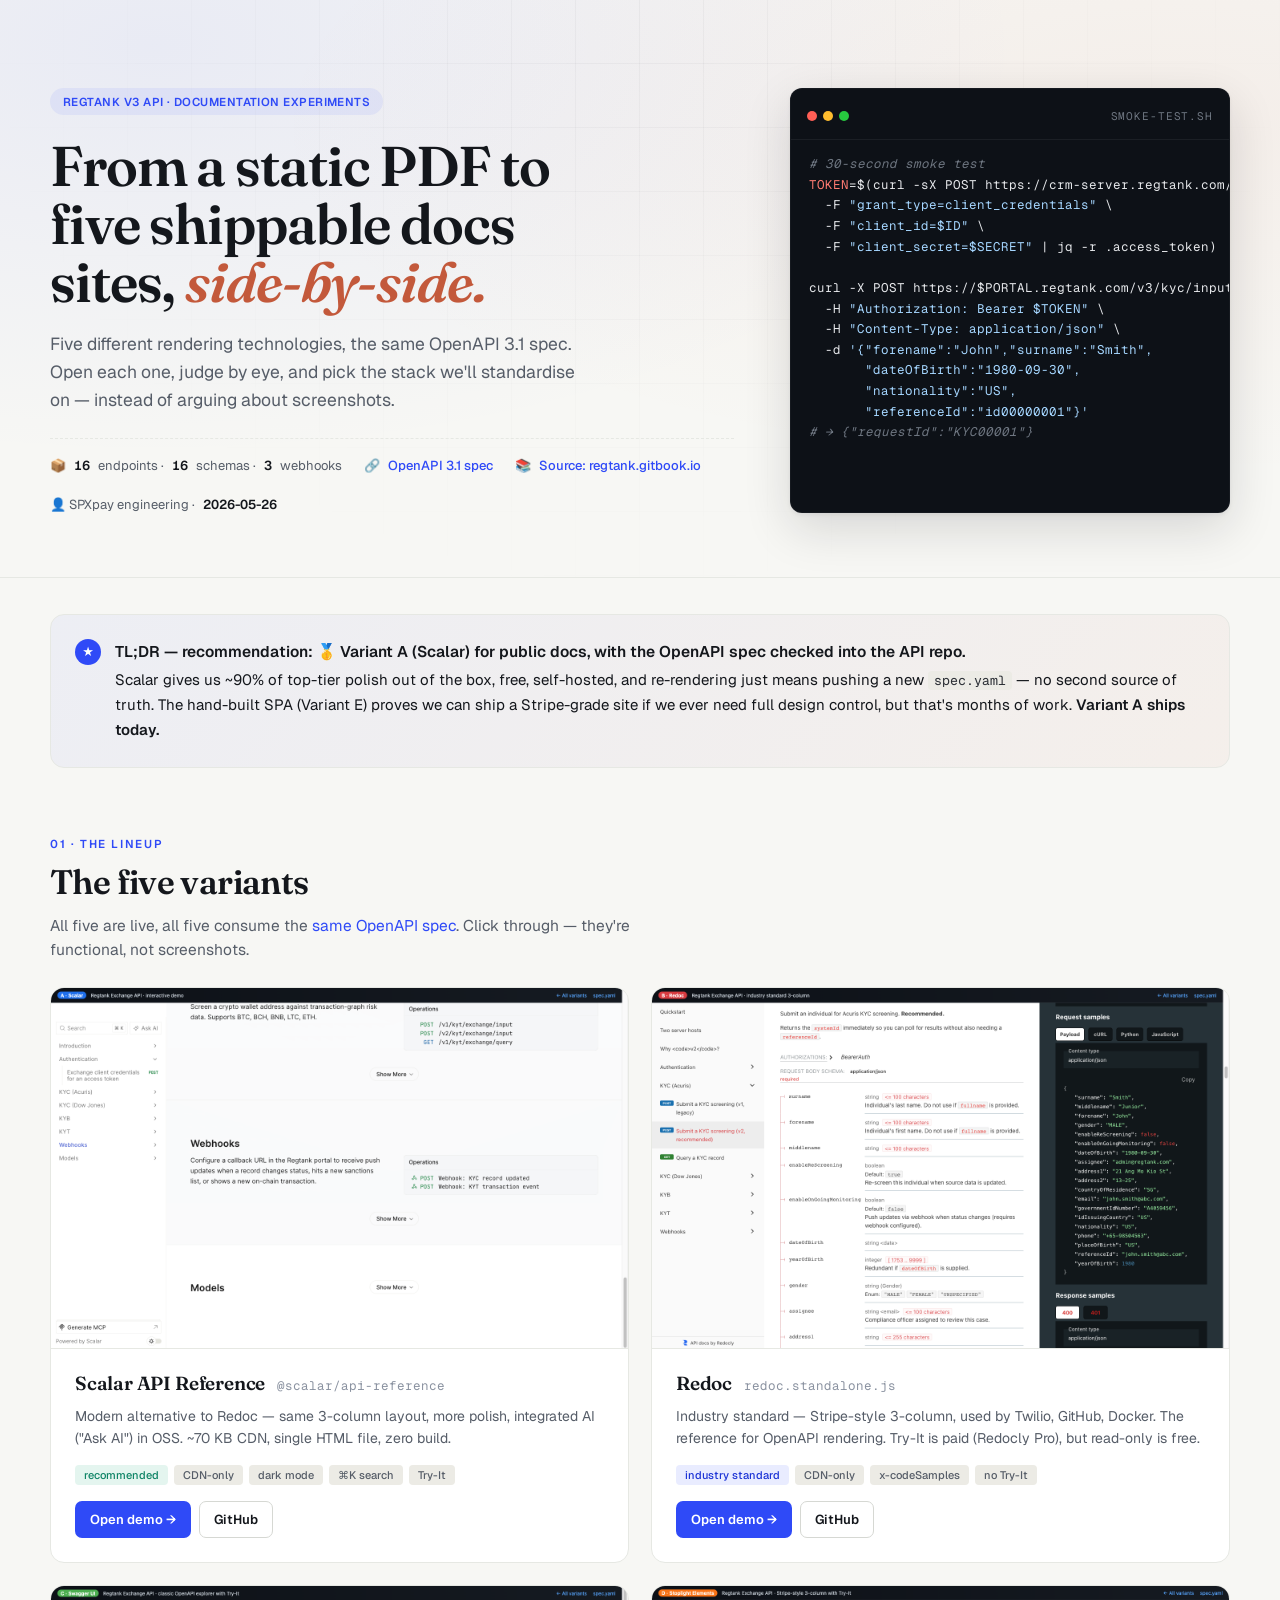
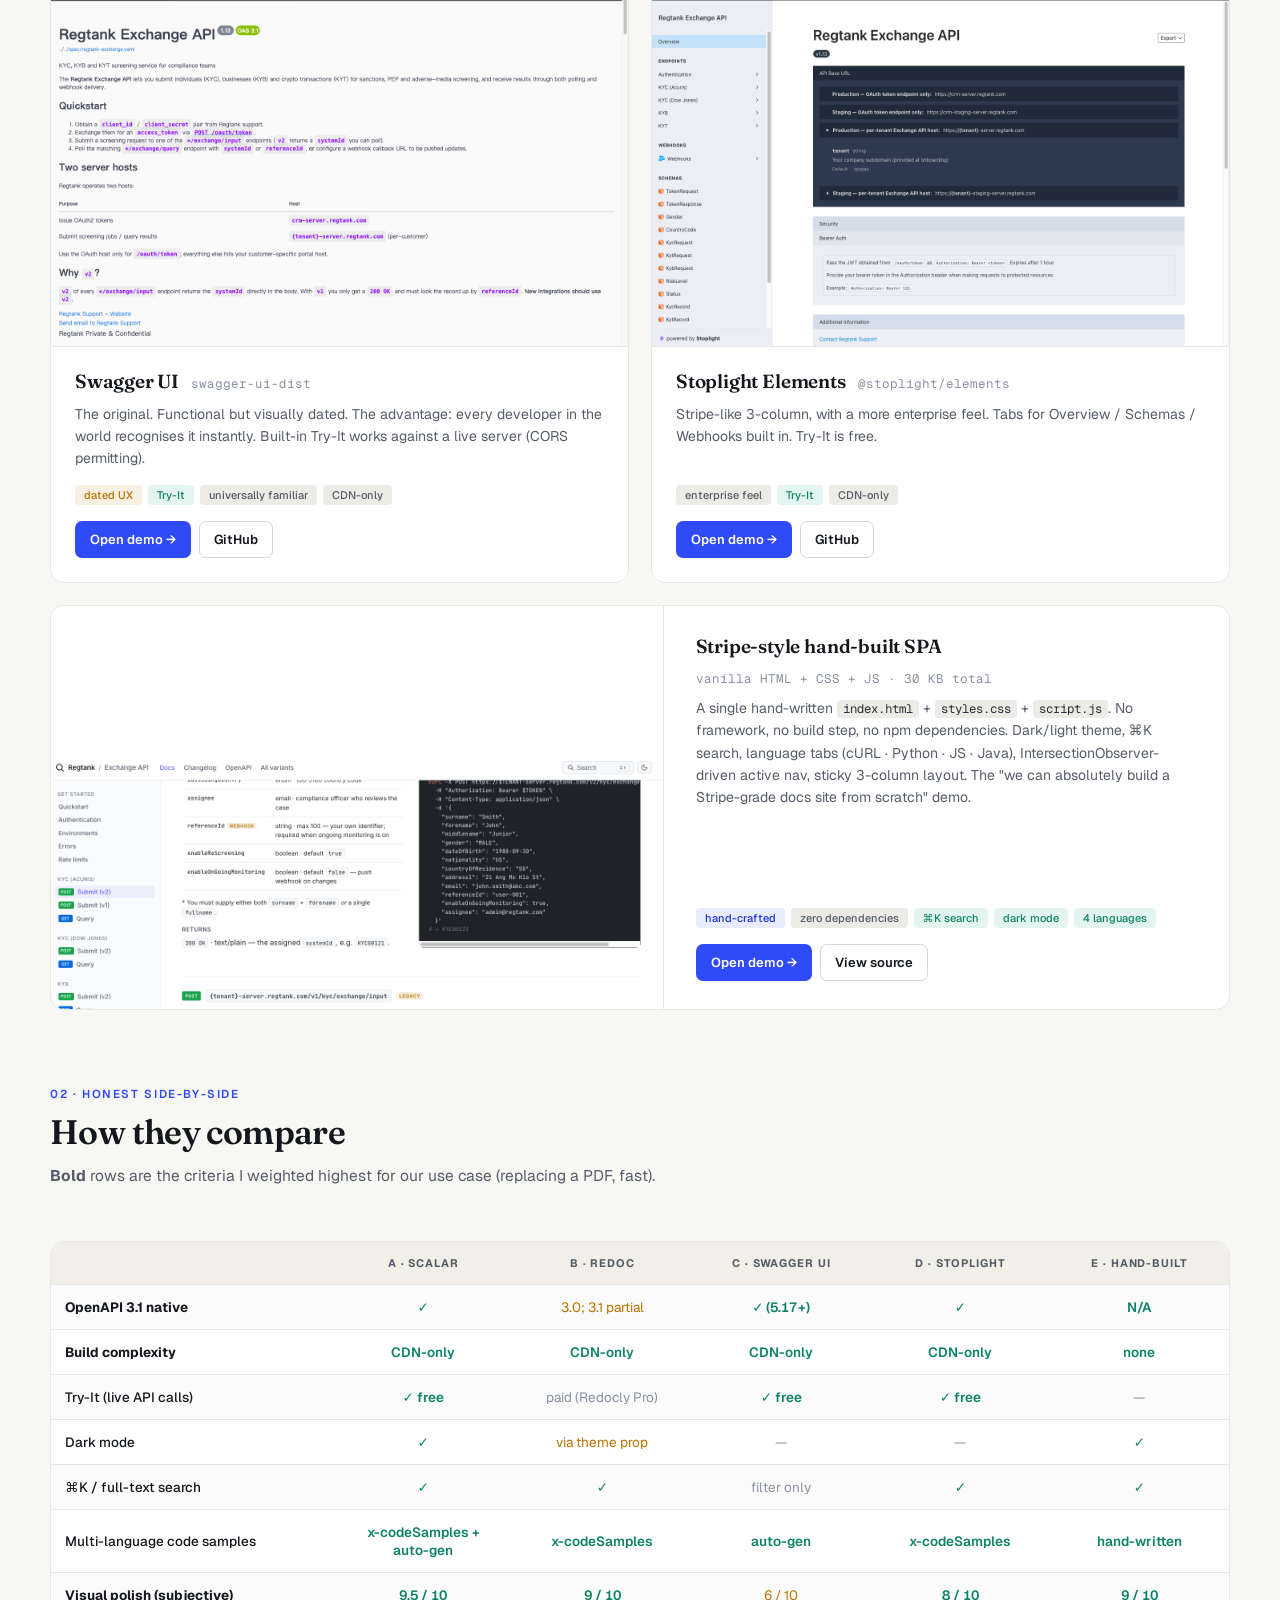
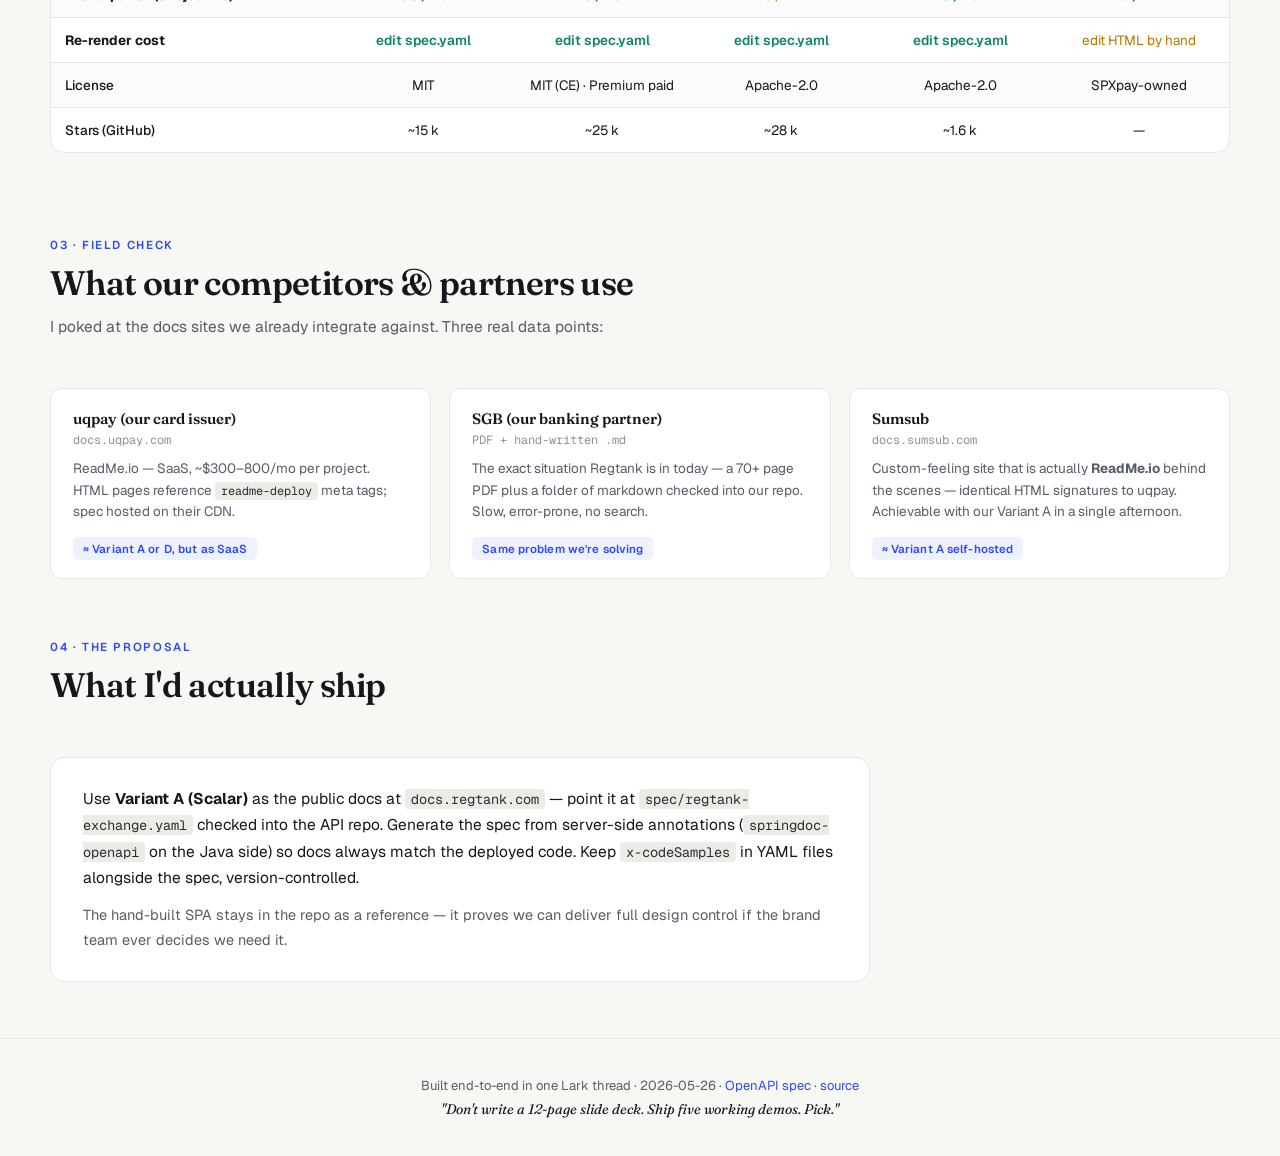
<file: index.html>
<!doctype html>
<html lang="en">
  <head>
    <meta charset="utf-8" />
    <meta name="viewport" content="width=device-width, initial-scale=1" />
    <title>Regtank API · Documentation experiments</title>
    <meta name="description" content="Five different ways to render the Regtank v3 API documentation — Scalar, Redoc, Swagger UI, Stoplight Elements and a hand-built Stripe-style SPA. Spec mirrored from regtank.gitbook.io. By SPXpay." />
    <link rel="icon" href="data:image/svg+xml,<svg xmlns=%22http://www.w3.org/2000/svg%22 viewBox=%220 0 100 100%22><text y=%22.9em%22 font-size=%2290%22>🔎</text></svg>" />
    <link rel="preconnect" href="https://fonts.googleapis.com">
    <link rel="preconnect" href="https://fonts.gstatic.com" crossorigin>
    <link href="https://fonts.googleapis.com/css2?family=Fraunces:opsz,wght@9..144,500;9..144,600;9..144,700;9..144,800&family=Geist:wght@400;500;600;700&family=Geist+Mono:wght@400;500;600&display=swap" rel="stylesheet">
    <style>
      :root {
        --c-bg: #f7f7f4;
        --c-bg-card: #ffffff;
        --c-text: #14171c;
        --c-text-muted: #565d68;
        --c-text-soft: #8a92a0;
        --c-border: #d6d8d3;
        --c-border-soft: #e6e8e3;
        --c-accent: #2f4af7;
        --c-accent-2: #1d34d6;
        --c-warm: #c3593b;
        --c-good: #0e8466;
        --font: 'Geist', -apple-system, BlinkMacSystemFont, system-ui, sans-serif;
        --font-display: 'Fraunces', 'Geist', Georgia, serif;
        --font-mono: 'Geist Mono', 'JetBrains Mono', ui-monospace, monospace;
        --shell: min(1180px, calc(100% - 48px));
      }
      *,*::before,*::after { box-sizing: border-box; }
      html, body { margin: 0; padding: 0; background: var(--c-bg); color: var(--c-text); font-family: var(--font); -webkit-font-smoothing: antialiased; }
      a { color: var(--c-accent); text-decoration: none; }
      a:hover { color: var(--c-accent-2); }
      code {
        font-family: var(--font-mono);
        font-size: 0.88em;
        background: #ecebe5;
        padding: 1px 6px;
        border-radius: 4px;
        color: #2a2e34;
      }

      .container { width: var(--shell); margin: 0 auto; }

      /* ---- Hero ---- */
      .hero {
        position: relative;
        padding: 88px 0 64px;
        background:
          radial-gradient(at 12% 8%, rgba(47, 74, 247, 0.07), transparent 55%),
          radial-gradient(at 92% 22%, rgba(195, 89, 59, 0.06), transparent 55%);
        border-bottom: 1px solid var(--c-border-soft);
        overflow: hidden;
      }
      .hero::before {
        content: "";
        position: absolute;
        inset: 0;
        background-image:
          linear-gradient(rgba(20, 23, 28, 0.04) 1px, transparent 1px),
          linear-gradient(90deg, rgba(20, 23, 28, 0.04) 1px, transparent 1px);
        background-size: 64px 64px;
        background-position: -1px -1px;
        mask-image: radial-gradient(at 50% 0%, black 0%, transparent 75%);
        -webkit-mask-image: radial-gradient(at 50% 0%, black 0%, transparent 75%);
        pointer-events: none;
      }
      .hero-inner {
        position: relative;
        display: grid;
        grid-template-columns: minmax(0, 1fr) clamp(360px, 36vw, 440px);
        gap: 56px;
        align-items: start;
      }
      .pill {
        display: inline-flex; align-items: center; gap: 7px;
        background: rgba(47, 74, 247, .07);
        color: var(--c-accent);
        padding: 6px 13px;
        border-radius: 999px;
        font-size: 11.5px;
        font-weight: 600;
        letter-spacing: .04em;
        text-transform: uppercase;
      }
      h1 {
        font-family: var(--font-display);
        font-size: clamp(40px, 5vw, 56px);
        line-height: 1.04;
        margin: 22px 0 18px;
        letter-spacing: -0.02em;
        font-weight: 600;
        max-width: 14ch;
      }
      h1 em {
        font-style: italic;
        color: var(--c-warm);
        font-weight: 600;
      }
      .lede { font-size: 17.5px; line-height: 1.6; color: var(--c-text-muted); margin: 0 0 24px; max-width: 540px; }
      .meta {
        display: flex; gap: 22px; flex-wrap: wrap;
        font-size: 13px;
        color: var(--c-text-muted);
        margin-top: 18px;
        padding-top: 18px;
        border-top: 1px dashed var(--c-border-soft);
      }
      .meta > div { display: inline-flex; align-items: center; gap: 8px; }
      .meta strong { color: var(--c-text); font-weight: 600; font-variant-numeric: tabular-nums; }
      .meta a { font-weight: 500; }

      .hero-side {
        background: #0d1117;
        color: #e6e8eb;
        border-radius: 12px;
        padding: 18px 0 18px;
        font: 12.5px/1.65 var(--font-mono);
        box-shadow: 0 16px 48px rgba(20, 23, 28, .14), 0 2px 4px rgba(20, 23, 28, .06);
        overflow: hidden;
        border: 1px solid rgba(255, 255, 255, .04);
        align-self: stretch;
        display: flex;
        flex-direction: column;
      }
      .hero-side .head {
        display: flex; align-items: center; gap: 6px;
        padding: 0 16px 14px;
        border-bottom: 1px solid rgba(255, 255, 255, .06);
      }
      .hero-side .head span.dot { width: 10px; height: 10px; border-radius: 50%; display: inline-block; }
      .hero-side .head .r { background: #ff5f56; }
      .hero-side .head .y { background: #ffbd2e; }
      .hero-side .head .g { background: #27c93f; }
      .hero-side .head .label {
        margin-left: auto;
        font-size: 11px;
        color: #6e7681;
        text-transform: uppercase;
        letter-spacing: .08em;
      }
      .hero-side pre {
        margin: 0;
        padding: 14px 18px 4px;
        font: inherit;
        background: transparent;
        color: inherit;
        white-space: pre;
        overflow-x: auto;
        flex: 1;
      }
      .hero-side .k { color: #ff7b72; }
      .hero-side .s { color: #a5d6ff; }
      .hero-side .c { color: #6e7681; font-style: italic; }
      .hero-side .v { color: #79c0ff; }

      /* ---- Verdict callout ---- */
      .verdict {
        position: relative;
        margin: 36px auto 0;
        background: linear-gradient(135deg, rgba(47, 74, 247, .05), rgba(195, 89, 59, .05));
        border: 1px solid var(--c-border-soft);
        border-radius: 14px;
        padding: 24px 28px 24px 64px;
        font-size: 15px;
        line-height: 1.65;
        color: var(--c-text);
      }
      .verdict::before {
        content: "★";
        position: absolute;
        left: 24px; top: 24px;
        width: 26px; height: 26px;
        display: flex; align-items: center; justify-content: center;
        border-radius: 50%;
        background: var(--c-accent);
        color: white;
        font-size: 13px;
        font-weight: 700;
      }
      .verdict strong { color: var(--c-text); font-weight: 600; }
      .verdict .verdict-title { display: block; margin-bottom: 4px; font-weight: 600; font-size: 15.5px; }

      /* ---- Section heading ---- */
      .section-head { padding: 64px 0 24px; }
      .section-head .eyebrow {
        display: inline-block;
        font-size: 11.5px;
        font-weight: 600;
        letter-spacing: .14em;
        text-transform: uppercase;
        color: var(--c-accent);
        margin-bottom: 12px;
      }
      .section-head h2 {
        font-family: var(--font-display);
        font-size: 34px;
        line-height: 1.15;
        margin: 0 0 12px;
        letter-spacing: -0.018em;
        font-weight: 600;
      }
      .section-head p { font-size: 15.5px; color: var(--c-text-muted); max-width: 620px; margin: 0; line-height: 1.6; }

      /* ---- Variant grid ---- */
      .grid {
        display: grid;
        grid-template-columns: repeat(2, minmax(0, 1fr));
        gap: 22px;
        padding-bottom: 8px;
      }
      @media (max-width: 880px) {
        .grid { grid-template-columns: 1fr; }
        .hero-inner { grid-template-columns: 1fr; gap: 40px; }
        .hero-side { align-self: auto; }
        .verdict { padding-left: 56px; }
      }

      .card {
        background: var(--c-bg-card);
        border: 1px solid var(--c-border-soft);
        border-radius: 14px;
        overflow: hidden;
        display: flex;
        flex-direction: column;
        transition: transform 0.2s ease, box-shadow 0.2s ease, border-color 0.2s;
        position: relative;
      }
      .card:hover {
        transform: translateY(-3px);
        box-shadow: 0 16px 40px rgba(20, 23, 28, .08), 0 2px 4px rgba(20, 23, 28, .03);
        border-color: var(--c-border);
      }
      .card-thumb {
        aspect-ratio: 16 / 10;
        background: #ecebe5;
        border-bottom: 1px solid var(--c-border-soft);
        overflow: hidden;
        position: relative;
      }
      .card-thumb img {
        width: 100%; height: 100%; object-fit: cover; object-position: top center;
        display: block;
      }
      .card-thumb .ribbon {
        position: absolute; top: 14px; left: 14px;
        background: rgba(20, 23, 28, .82);
        backdrop-filter: blur(8px);
        -webkit-backdrop-filter: blur(8px);
        color: white;
        padding: 5px 11px; border-radius: 6px;
        font: 600 11px/1 var(--font);
        letter-spacing: .06em;
        text-transform: uppercase;
      }
      .card-body { padding: 22px 24px 24px; flex: 1; display: flex; flex-direction: column; }
      .card-title { display: flex; align-items: baseline; gap: 12px; margin: 0 0 6px; flex-wrap: wrap; }
      .card-title h3 { margin: 0; font-size: 19px; font-weight: 600; letter-spacing: -0.01em; font-family: var(--font-display); }
      .card-title h3 a { color: inherit; }
      .card-title h3 a:hover { color: var(--c-accent); }
      .card-title .tech { color: var(--c-text-soft); font-size: 12.5px; font-family: var(--font-mono); }
      /* stretched-link: whole card clickable via title <a>, buttons stay independent */
      .card-title h3 a.stretched::after {
        position: absolute; inset: 0;
        content: "";
        z-index: 1;
      }
      .card-cta, .card-thumb .ribbon { position: relative; z-index: 2; }
      .card-cta a, .card-cta .btn { position: relative; z-index: 2; }
      .card-desc { color: var(--c-text-muted); font-size: 14px; line-height: 1.58; margin: 4px 0 16px; flex: 1; }
      .card-tags { display: flex; gap: 6px; flex-wrap: wrap; margin-bottom: 16px; }
      .tag {
        font-size: 11px;
        padding: 3px 9px;
        background: #ecebe5;
        border-radius: 4px;
        color: var(--c-text-muted);
        font-weight: 500;
      }
      .tag.green { background: rgba(14,166,114,.11); color: var(--c-good); }
      .tag.purple { background: rgba(47, 74, 247, .1); color: var(--c-accent-2); }
      .tag.amber { background: rgba(185,116,0,.11); color: #b97400; }
      .card-cta { display: flex; gap: 8px; margin-top: auto; }
      .btn {
        display: inline-flex; align-items: center; gap: 6px;
        padding: 9px 14px;
        border-radius: 7px;
        font-size: 13px;
        font-weight: 600;
        border: 1px solid transparent;
        cursor: pointer;
        transition: background .15s ease, border-color .15s ease, color .15s ease;
      }
      .btn.primary { background: var(--c-accent); color: white; }
      .btn.primary:hover { background: var(--c-accent-2); color: white; }
      .btn.ghost { background: transparent; border-color: var(--c-border); color: var(--c-text); }
      .btn.ghost:hover { border-color: var(--c-text); color: var(--c-text); background: rgba(20, 23, 28, .03); }

      /* E: hero-style horizontal card spanning the full grid */
      .card.wide {
        grid-column: span 2;
        flex-direction: row;
      }
      .card.wide .card-thumb {
        aspect-ratio: auto;
        flex: 0 0 52%;
        border-bottom: none;
        border-right: 1px solid var(--c-border-soft);
        min-height: 100%;
      }
      .card.wide .card-body { padding: 28px 32px; }
      @media (max-width: 880px) {
        .card.wide { grid-column: span 1; flex-direction: column; }
        .card.wide .card-thumb { aspect-ratio: 16 / 10; flex: none; border-right: none; border-bottom: 1px solid var(--c-border-soft); }
      }

      /* ---- Comparison table ---- */
      .compare {
        margin: 28px 0 16px;
        background: var(--c-bg-card);
        border: 1px solid var(--c-border-soft);
        border-radius: 14px;
        overflow: hidden;
      }
      .compare table { width: 100%; border-collapse: collapse; font-size: 13.5px; table-layout: fixed; }
      .compare colgroup col:first-child { width: 24%; }
      .compare th, .compare td {
        text-align: left;
        padding: 13px 14px;
        border-bottom: 1px solid var(--c-border-soft);
        vertical-align: middle;
      }
      .compare th {
        background: #f1efe7;
        font-size: 11px;
        text-transform: uppercase;
        letter-spacing: 0.08em;
        font-weight: 700;
        color: var(--c-text-muted);
        padding: 14px;
      }
      .compare tbody tr:nth-child(odd) td { background: rgba(20, 23, 28, .015); }
      .compare tr:last-child td { border-bottom: none; }
      .compare td.center, .compare th.center { text-align: center; }
      .compare td:first-child { color: var(--c-text); font-weight: 500; }
      .compare .yes { color: var(--c-good); font-weight: 600; font-variant-numeric: tabular-nums; }
      .compare .no { color: var(--c-text-soft); }
      .compare .partial { color: #b97400; }

      /* ---- Competitor stacks ---- */
      .stacks {
        display: grid;
        grid-template-columns: repeat(3, minmax(0, 1fr));
        gap: 18px;
        margin: 24px 0 24px;
      }
      @media (max-width: 880px) { .stacks { grid-template-columns: 1fr; } }
      .stack {
        background: var(--c-bg-card);
        border: 1px solid var(--c-border-soft);
        border-radius: 12px;
        padding: 20px 22px 18px;
        display: flex;
        flex-direction: column;
      }
      .stack h4 { margin: 0 0 4px; font-size: 15px; font-weight: 600; font-family: var(--font-display); }
      .stack .who { font-size: 12px; color: var(--c-text-soft); font-family: var(--font-mono); margin-bottom: 10px; }
      .stack p { margin: 0 0 14px; font-size: 13.5px; color: var(--c-text-muted); line-height: 1.6; flex: 1; }
      .stack .star {
        display: inline-flex;
        align-self: flex-start;
        margin-top: auto;
        font-size: 11.5px;
        font-weight: 600;
        color: var(--c-accent);
        background: rgba(47, 74, 247, .08);
        padding: 4px 10px;
        border-radius: 5px;
        letter-spacing: .01em;
      }

      /* ---- Final pitch ---- */
      .pitch {
        margin: 16px 0 16px;
        padding: 28px 32px;
        background: var(--c-bg-card);
        border: 1px solid var(--c-border-soft);
        border-radius: 14px;
        font-size: 15.5px;
        line-height: 1.7;
        color: var(--c-text);
        max-width: 820px;
      }
      .pitch p { margin: 0 0 12px; }
      .pitch p:last-child { margin-bottom: 0; color: var(--c-text-muted); font-size: 14.5px; }

      footer {
        margin-top: 56px;
        padding: 32px 0;
        border-top: 1px solid var(--c-border-soft);
        font-size: 13px;
        color: var(--c-text-muted);
        text-align: center;
      }
      footer p { margin: 6px 0; }
      footer .quote { font-family: var(--font-display); font-style: italic; font-size: 14px; color: var(--c-text); }
    </style>
  </head>
  <body>
    <section class="hero">
      <div class="container hero-inner">
        <div class="hero-copy">
          <span class="pill">Regtank v3 API · documentation experiments</span>
          <h1>From a static PDF to five shippable docs sites, <em>side-by-side.</em></h1>
          <p class="lede">
            Five different rendering technologies, the same OpenAPI 3.1 spec.
            Open each one, judge by eye, and pick the stack we'll standardise
            on — instead of arguing about screenshots.
          </p>
          <div class="meta">
            <div>📦 <strong>16</strong> endpoints · <strong>16</strong> schemas · <strong>3</strong> webhooks</div>
            <div>🔗 <a href="spec/regtank-exchange.yaml" target="_blank">OpenAPI 3.1 spec</a></div>
            <div>📚 <a href="https://regtank.gitbook.io/regtank-api-docs/reference/api-reference" target="_blank">Source: regtank.gitbook.io</a></div>
            <div>👤 SPXpay engineering · <strong>2026-05-26</strong></div>
          </div>
        </div>
        <div class="hero-side" aria-hidden="true">
          <div class="head">
            <span class="dot r"></span><span class="dot y"></span><span class="dot g"></span>
            <span class="label">smoke-test.sh</span>
          </div>
<pre><span class="c"># 30-second smoke test</span>
<span class="k">TOKEN</span>=$(curl -sX POST https://crm-server.regtank.com/oauth/token \
  -F <span class="s">"grant_type=client_credentials"</span> \
  -F <span class="s">"client_id=$ID"</span> \
  -F <span class="s">"client_secret=$SECRET"</span> | jq -r .access_token)

curl -X POST https://$PORTAL.regtank.com/v3/kyc/input \
  -H <span class="s">"Authorization: Bearer $TOKEN"</span> \
  -H <span class="s">"Content-Type: application/json"</span> \
  -d <span class="s">'{"forename":"John","surname":"Smith",
       "dateOfBirth":"1980-09-30",
       "nationality":"US",
       "referenceId":"id00000001"}'</span>
<span class="c"># → {"requestId":"KYC00001"}</span></pre>
        </div>
      </div>
    </section>

    <div class="container">
      <div class="verdict">
        <span class="verdict-title">TL;DR — recommendation: 🥇 Variant A (Scalar) for public docs, with the OpenAPI spec checked into the API repo.</span>
        Scalar gives us ~90% of top-tier polish out of the box, free, self-hosted, and re-rendering just means pushing a new <code>spec.yaml</code> — no second source of truth. The hand-built SPA (Variant E) proves we can ship a Stripe-grade site if we ever need full design control, but that's months of work. <strong>Variant A ships today.</strong>
      </div>
    </div>

    <div class="container">
      <div class="section-head">
        <span class="eyebrow">01 · The lineup</span>
        <h2>The five variants</h2>
        <p>All five are live, all five consume the <a href="spec/regtank-exchange.yaml">same OpenAPI spec</a>. Click through — they're functional, not screenshots.</p>
      </div>

      <div class="grid">
        <!-- A: Scalar -->
        <div class="card">
          <div class="card-thumb"><img src="assets/screenshots/scalar.png" alt="Scalar variant preview"><span class="ribbon">A · Scalar</span></div>
          <div class="card-body">
            <div class="card-title"><h3><a class="stretched" href="variants/scalar/">Scalar API Reference</a></h3><span class="tech">@scalar/api-reference</span></div>
            <p class="card-desc">Modern alternative to Redoc — same 3-column layout, more polish, integrated AI ("Ask AI") in OSS. ~70 KB CDN, single HTML file, zero build.</p>
            <div class="card-tags"><span class="tag green">recommended</span><span class="tag">CDN-only</span><span class="tag">dark mode</span><span class="tag">⌘K search</span><span class="tag">Try-It</span></div>
            <div class="card-cta">
              <a class="btn primary" href="variants/scalar/">Open demo →</a>
              <a class="btn ghost" href="https://github.com/scalar/scalar" target="_blank" rel="noreferrer noopener">GitHub</a>
            </div>
          </div>
        </div>

        <!-- B: Redoc -->
        <div class="card">
          <div class="card-thumb"><img src="assets/screenshots/redoc.png" alt="Redoc variant preview"><span class="ribbon">B · Redoc</span></div>
          <div class="card-body">
            <div class="card-title"><h3><a class="stretched" href="variants/redoc/">Redoc</a></h3><span class="tech">redoc.standalone.js</span></div>
            <p class="card-desc">Industry standard — Stripe-style 3-column, used by Twilio, GitHub, Docker. The reference for OpenAPI rendering. Try-It is paid (Redocly Pro), but read-only is free.</p>
            <div class="card-tags"><span class="tag purple">industry standard</span><span class="tag">CDN-only</span><span class="tag">x-codeSamples</span><span class="tag">no Try-It</span></div>
            <div class="card-cta">
              <a class="btn primary" href="variants/redoc/">Open demo →</a>
              <a class="btn ghost" href="https://github.com/Redocly/redoc" target="_blank" rel="noreferrer noopener">GitHub</a>
            </div>
          </div>
        </div>

        <!-- C: Swagger UI -->
        <div class="card">
          <div class="card-thumb"><img src="assets/screenshots/swagger-ui.png" alt="Swagger UI variant preview"><span class="ribbon">C · Swagger UI</span></div>
          <div class="card-body">
            <div class="card-title"><h3><a class="stretched" href="variants/swagger-ui/">Swagger UI</a></h3><span class="tech">swagger-ui-dist</span></div>
            <p class="card-desc">The original. Functional but visually dated. The advantage: every developer in the world recognises it instantly. Built-in Try-It works against a live server (CORS permitting).</p>
            <div class="card-tags"><span class="tag amber">dated UX</span><span class="tag green">Try-It</span><span class="tag">universally familiar</span><span class="tag">CDN-only</span></div>
            <div class="card-cta">
              <a class="btn primary" href="variants/swagger-ui/">Open demo →</a>
              <a class="btn ghost" href="https://github.com/swagger-api/swagger-ui" target="_blank" rel="noreferrer noopener">GitHub</a>
            </div>
          </div>
        </div>

        <!-- D: Stoplight -->
        <div class="card">
          <div class="card-thumb"><img src="assets/screenshots/stoplight.png" alt="Stoplight Elements variant preview"><span class="ribbon">D · Stoplight Elements</span></div>
          <div class="card-body">
            <div class="card-title"><h3><a class="stretched" href="variants/stoplight/">Stoplight Elements</a></h3><span class="tech">@stoplight/elements</span></div>
            <p class="card-desc">Stripe-like 3-column, with a more enterprise feel. Tabs for Overview / Schemas / Webhooks built in. Try-It is free.</p>
            <div class="card-tags"><span class="tag">enterprise feel</span><span class="tag green">Try-It</span><span class="tag">CDN-only</span></div>
            <div class="card-cta">
              <a class="btn primary" href="variants/stoplight/">Open demo →</a>
              <a class="btn ghost" href="https://github.com/stoplightio/elements" target="_blank" rel="noreferrer noopener">GitHub</a>
            </div>
          </div>
        </div>

        <!-- E: Custom SPA -->
        <div class="card wide">
          <div class="card-thumb"><img src="assets/screenshots/custom-spa.png" alt="Custom hand-built SPA preview" style="object-position: center top;"><span class="ribbon">E · Hand-built (no framework)</span></div>
          <div class="card-body">
            <div class="card-title"><h3><a class="stretched" href="variants/custom-spa/">Stripe-style hand-built SPA</a></h3><span class="tech">vanilla HTML + CSS + JS · 30 KB total</span></div>
            <p class="card-desc">A single hand-written <code>index.html</code> + <code>styles.css</code> + <code>script.js</code>. No framework, no build step, no npm dependencies. Dark/light theme, ⌘K search, language tabs (cURL · Python · JS · Java), IntersectionObserver-driven active nav, sticky 3-column layout. The "we can absolutely build a Stripe-grade docs site from scratch" demo.</p>
            <div class="card-tags"><span class="tag purple">hand-crafted</span><span class="tag">zero dependencies</span><span class="tag green">⌘K search</span><span class="tag green">dark mode</span><span class="tag green">4 languages</span></div>
            <div class="card-cta">
              <a class="btn primary" href="variants/custom-spa/">Open demo →</a>
              <a class="btn ghost" href="https://github.com/SPXpay-Tech/regtank-docs-demo/tree/main/variants/custom-spa" target="_blank" rel="noreferrer noopener">View source</a>
            </div>
          </div>
        </div>
      </div>

      <div class="section-head">
        <span class="eyebrow">02 · Honest side-by-side</span>
        <h2>How they compare</h2>
        <p><strong>Bold</strong> rows are the criteria I weighted highest for our use case (replacing a PDF, fast).</p>
      </div>

      <div class="compare">
        <table>
          <colgroup>
            <col><col><col><col><col><col>
          </colgroup>
          <thead>
            <tr>
              <th></th>
              <th class="center">A · Scalar</th>
              <th class="center">B · Redoc</th>
              <th class="center">C · Swagger UI</th>
              <th class="center">D · Stoplight</th>
              <th class="center">E · Hand-built</th>
            </tr>
          </thead>
          <tbody>
            <tr><td><strong>OpenAPI 3.1 native</strong></td><td class="center yes">✓</td><td class="center partial">3.0; 3.1 partial</td><td class="center yes">✓ (5.17+)</td><td class="center yes">✓</td><td class="center yes">N/A</td></tr>
            <tr><td><strong>Build complexity</strong></td><td class="center yes">CDN-only</td><td class="center yes">CDN-only</td><td class="center yes">CDN-only</td><td class="center yes">CDN-only</td><td class="center yes">none</td></tr>
            <tr><td>Try-It (live API calls)</td><td class="center yes">✓ free</td><td class="center no">paid (Redocly Pro)</td><td class="center yes">✓ free</td><td class="center yes">✓ free</td><td class="center no">—</td></tr>
            <tr><td>Dark mode</td><td class="center yes">✓</td><td class="center partial">via theme prop</td><td class="center no">—</td><td class="center no">—</td><td class="center yes">✓</td></tr>
            <tr><td>⌘K / full-text search</td><td class="center yes">✓</td><td class="center yes">✓</td><td class="center no">filter only</td><td class="center yes">✓</td><td class="center yes">✓</td></tr>
            <tr><td>Multi-language code samples</td><td class="center yes">x-codeSamples + auto-gen</td><td class="center yes">x-codeSamples</td><td class="center yes">auto-gen</td><td class="center yes">x-codeSamples</td><td class="center yes">hand-written</td></tr>
            <tr><td><strong>Visual polish (subjective)</strong></td><td class="center yes">9.5 / 10</td><td class="center yes">9 / 10</td><td class="center partial">6 / 10</td><td class="center yes">8 / 10</td><td class="center yes">9 / 10</td></tr>
            <tr><td><strong>Re-render cost</strong></td><td class="center yes">edit spec.yaml</td><td class="center yes">edit spec.yaml</td><td class="center yes">edit spec.yaml</td><td class="center yes">edit spec.yaml</td><td class="center partial">edit HTML by hand</td></tr>
            <tr><td>License</td><td class="center">MIT</td><td class="center">MIT (CE) · Premium paid</td><td class="center">Apache-2.0</td><td class="center">Apache-2.0</td><td class="center">SPXpay-owned</td></tr>
            <tr><td>Stars (GitHub)</td><td class="center">~15 k</td><td class="center">~25 k</td><td class="center">~28 k</td><td class="center">~1.6 k</td><td class="center">—</td></tr>
          </tbody>
        </table>
      </div>

      <div class="section-head">
        <span class="eyebrow">03 · Field check</span>
        <h2>What our competitors &amp; partners use</h2>
        <p>I poked at the docs sites we already integrate against. Three real data points:</p>
      </div>
      <div class="stacks">
        <div class="stack">
          <h4>uqpay (our card issuer)</h4>
          <div class="who">docs.uqpay.com</div>
          <p>ReadMe.io — SaaS, ~$300–800/mo per project. HTML pages reference <code>readme-deploy</code> meta tags; spec hosted on their CDN.</p>
          <span class="star">≈ Variant A or D, but as SaaS</span>
        </div>
        <div class="stack">
          <h4>SGB (our banking partner)</h4>
          <div class="who">PDF + hand-written .md</div>
          <p>The exact situation Regtank is in today — a 70+ page PDF plus a folder of markdown checked into our repo. Slow, error-prone, no search.</p>
          <span class="star">Same problem we're solving</span>
        </div>
        <div class="stack">
          <h4>Sumsub</h4>
          <div class="who">docs.sumsub.com</div>
          <p>Custom-feeling site that is actually <strong>ReadMe.io</strong> behind the scenes — identical HTML signatures to uqpay. Achievable with our Variant A in a single afternoon.</p>
          <span class="star">≈ Variant A self-hosted</span>
        </div>
      </div>

      <div class="section-head" style="padding-top: 32px;">
        <span class="eyebrow">04 · The proposal</span>
        <h2>What I'd actually ship</h2>
      </div>
      <div class="pitch">
        <p>
          Use <strong>Variant A (Scalar)</strong> as the public docs at <code>docs.regtank.com</code> — point it at <code>spec/regtank-exchange.yaml</code> checked into the API repo. Generate the spec from server-side annotations (<code>springdoc-openapi</code> on the Java side) so docs always match the deployed code. Keep <code>x-codeSamples</code> in YAML files alongside the spec, version-controlled.
        </p>
        <p>
          The hand-built SPA stays in the repo as a reference — it proves we can deliver full design control if the brand team ever decides we need it.
        </p>
      </div>
    </div>

    <footer>
      <div class="container">
        <p>Built end-to-end in one Lark thread · 2026-05-26 · <a href="spec/regtank-exchange.yaml">OpenAPI spec</a> · <a href="https://github.com/SPXpay-Tech/regtank-docs-demo">source</a></p>
        <p class="quote">"Don't write a 12-page slide deck. Ship five working demos. Pick."</p>
      </div>
    </footer>
  </body>
</html>
</file>
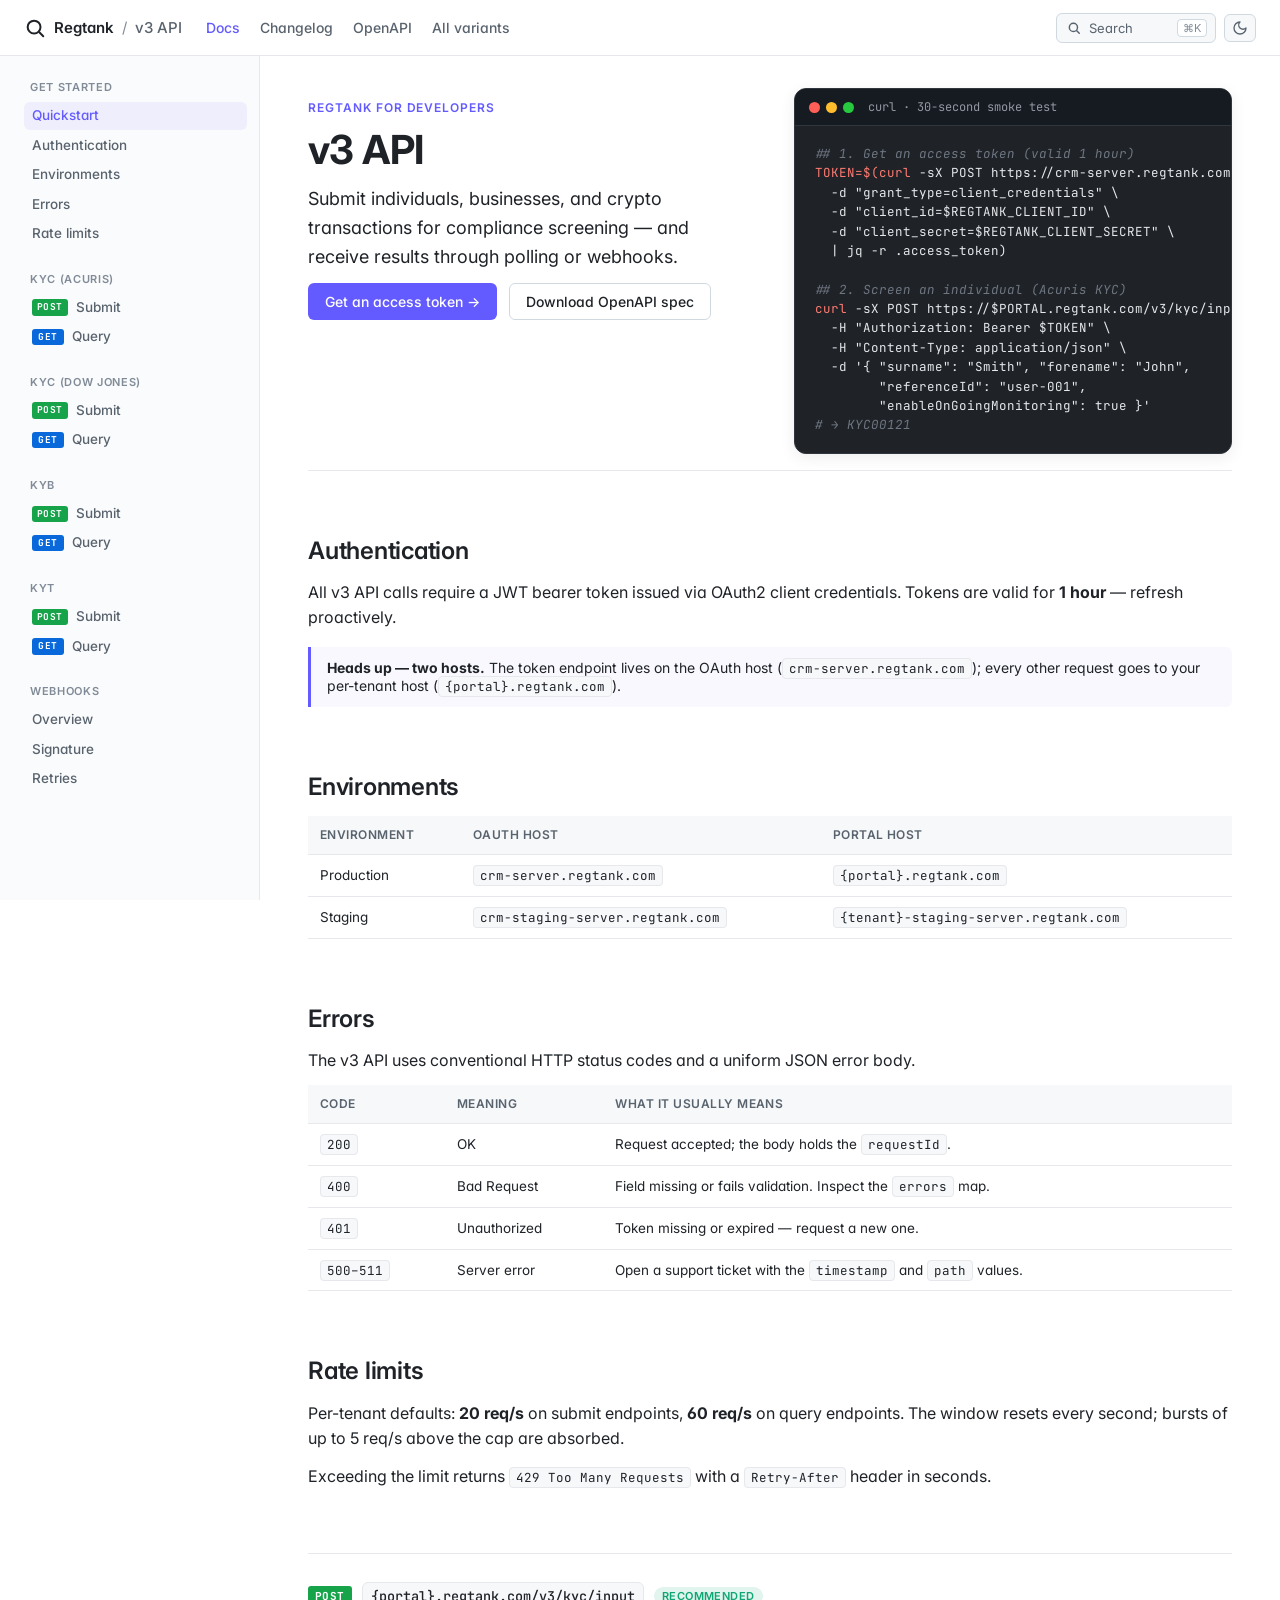
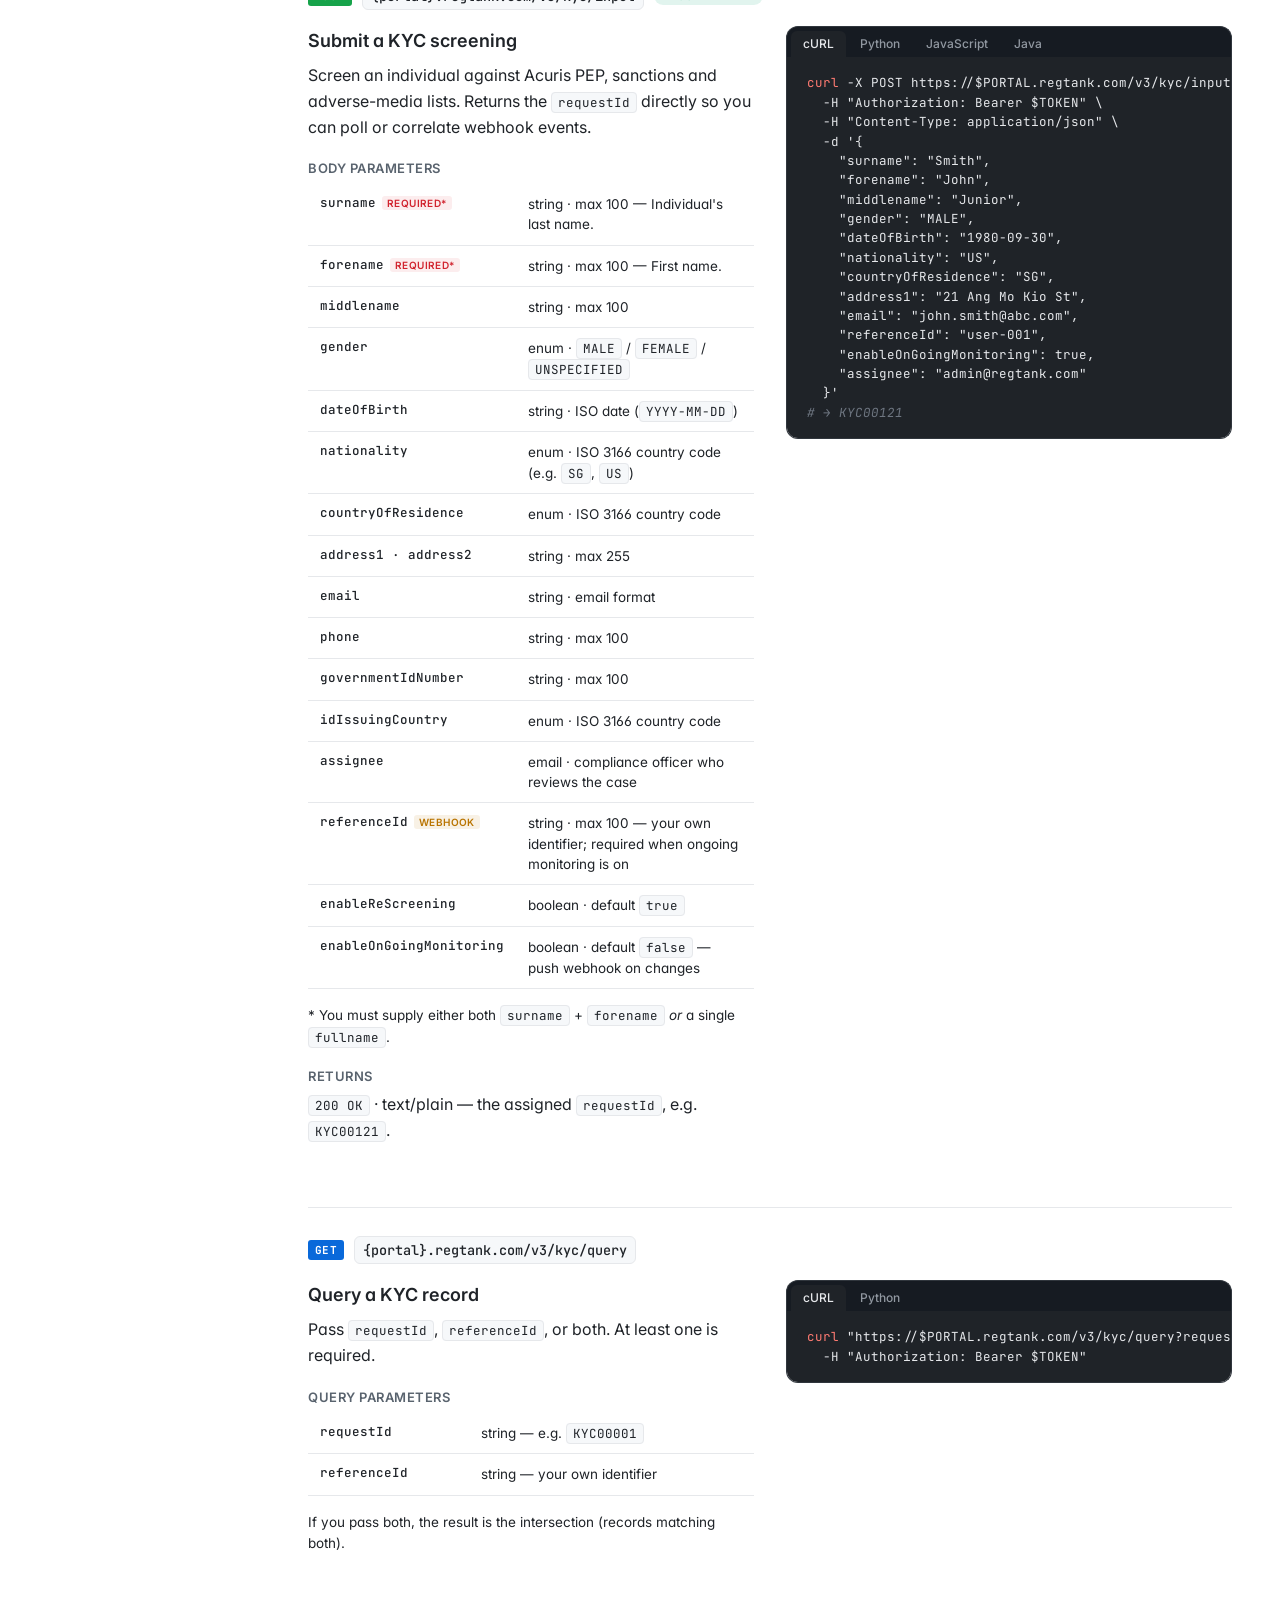
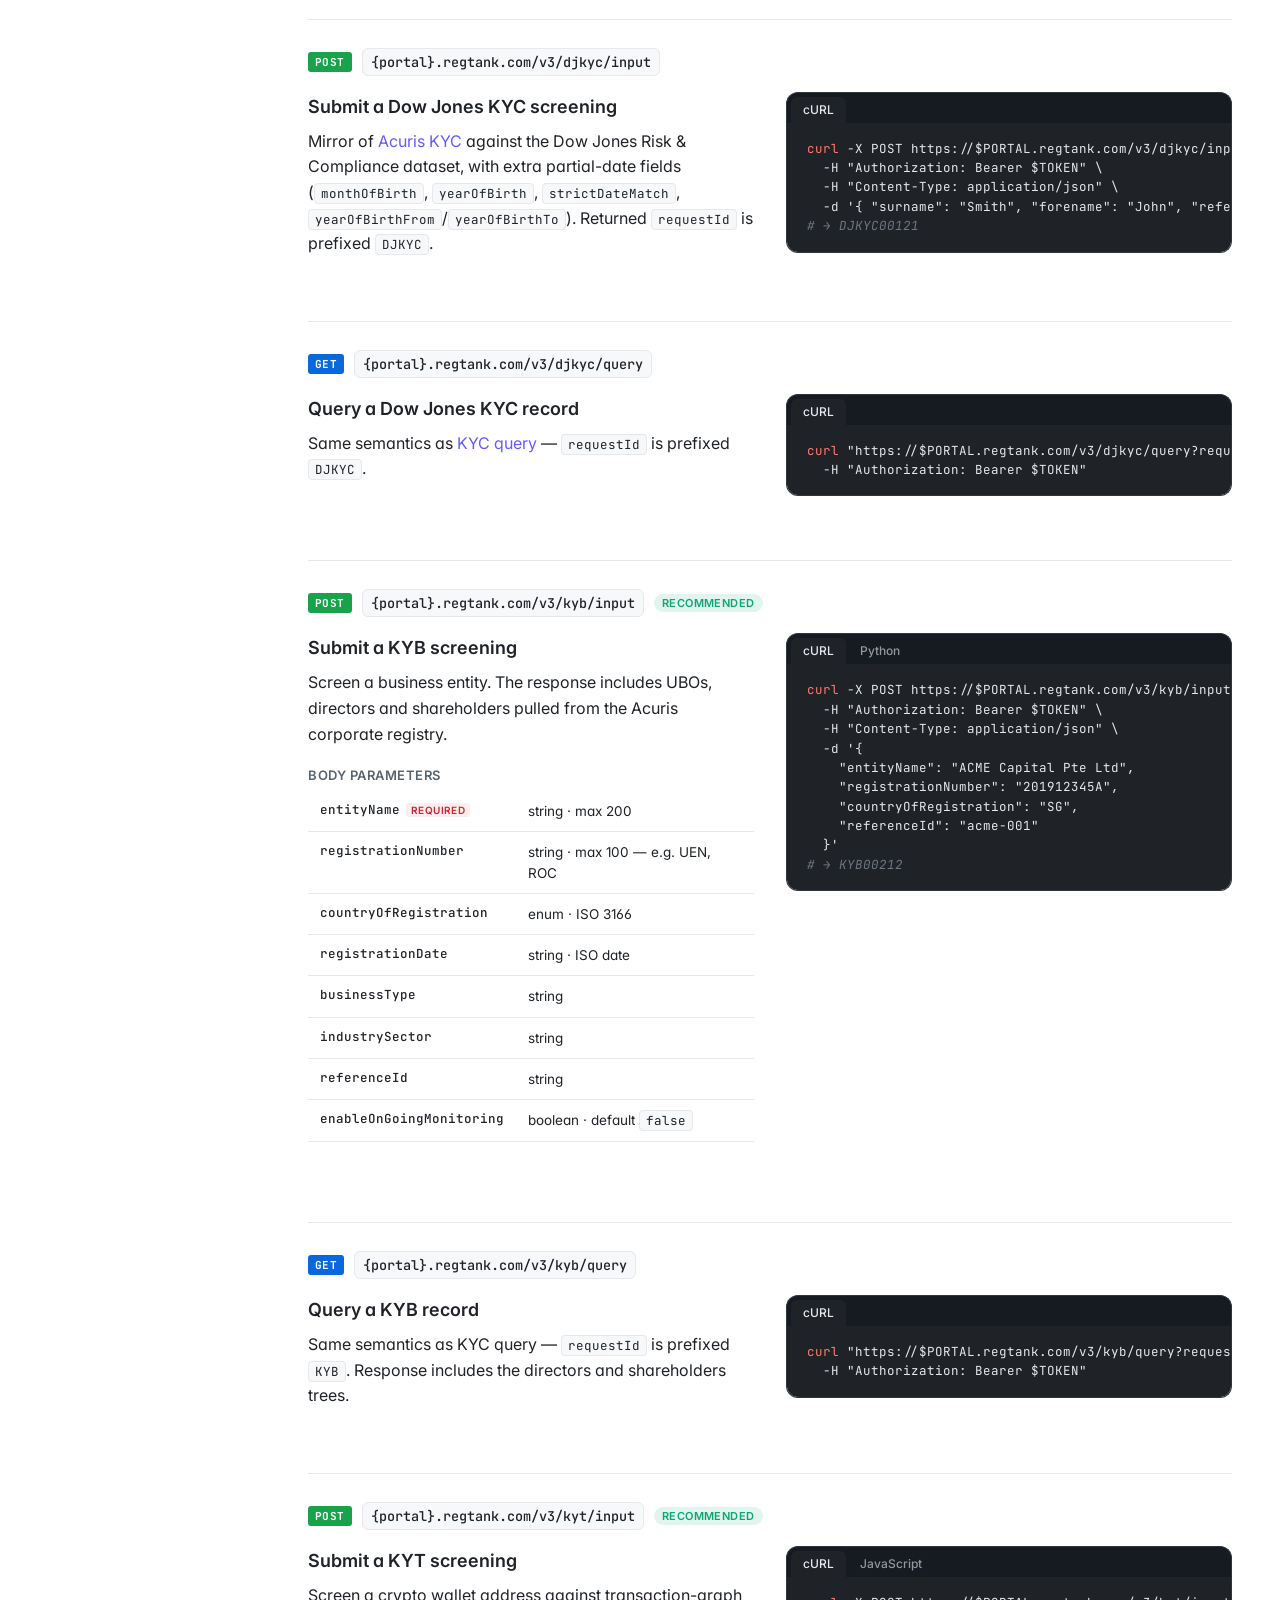
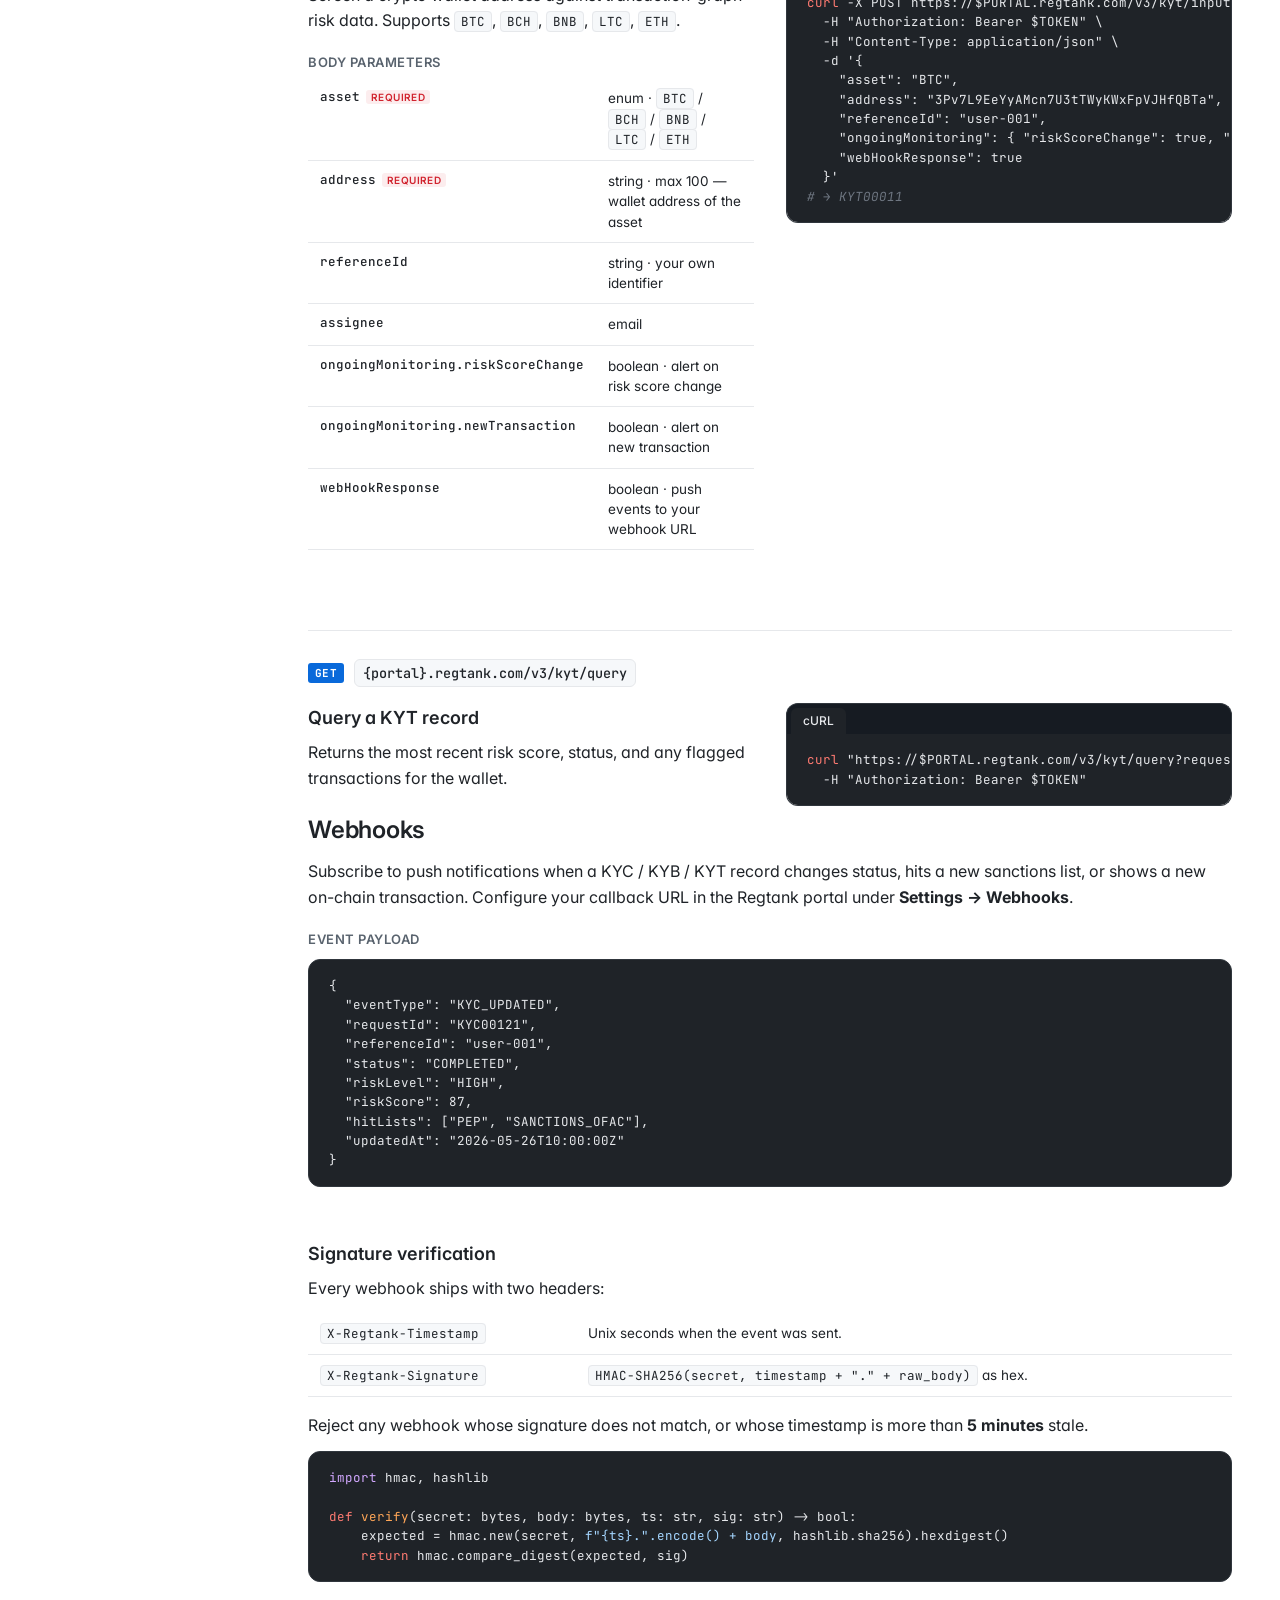
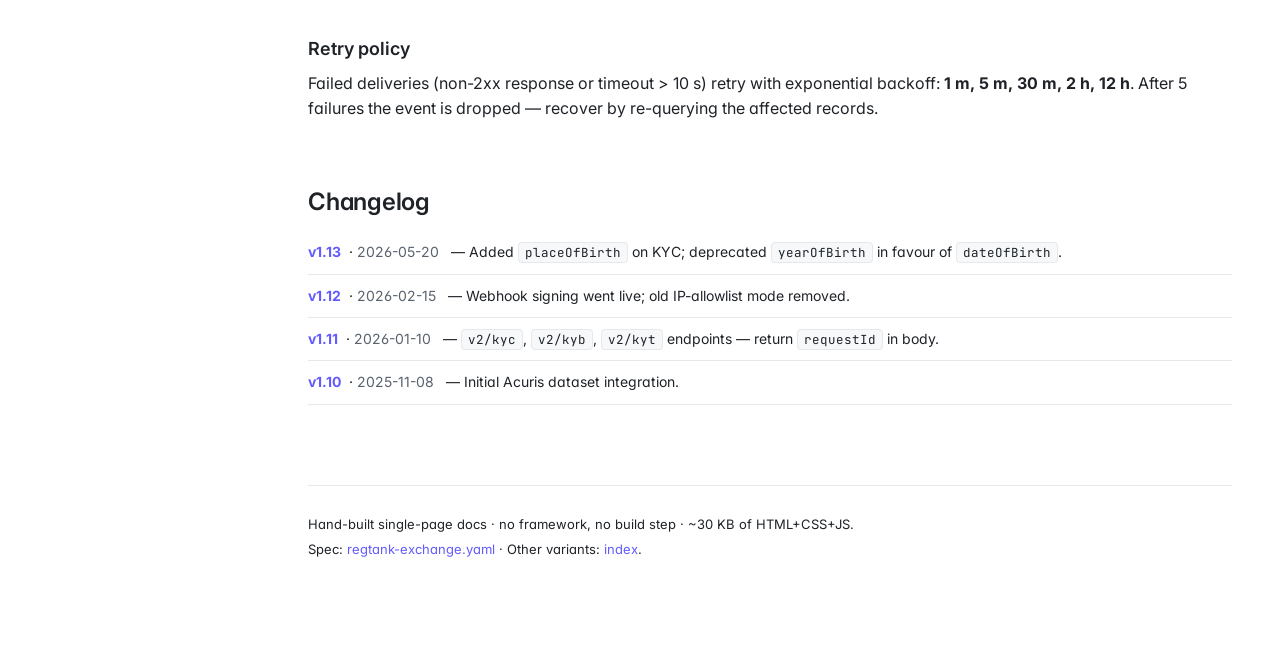
<file: variants/custom-spa/index.html>
<!doctype html>
<html lang="en" data-theme="light">
  <head>
    <meta charset="utf-8" />
    <meta name="viewport" content="width=device-width, initial-scale=1" />
    <title>Regtank v3 API · Docs</title>
    <meta name="description" content="Regtank v3 API — hand-built Stripe-style developer docs (demo by SPXpay; spec mirrored from regtank.gitbook.io)" />
    <meta name="description" content="Regtank v3 API — hand-built Stripe-style developer docs (demo by SPXpay)" />
    <link rel="icon" href="data:image/svg+xml,<svg xmlns=%22http://www.w3.org/2000/svg%22 viewBox=%220 0 100 100%22><text y=%22.9em%22 font-size=%2290%22>🔎</text></svg>" />
    <link rel="preconnect" href="https://fonts.googleapis.com">
    <link rel="preconnect" href="https://fonts.gstatic.com" crossorigin>
    <link href="https://fonts.googleapis.com/css2?family=Inter:wght@400;500;600;700&family=JetBrains+Mono:wght@400;500;600&display=swap" rel="stylesheet">
    <link rel="stylesheet" href="styles.css" />
  </head>
  <body>
    <header class="topbar">
      <div class="topbar-inner">
        <a href="#" class="brand">
          <svg width="22" height="22" viewBox="0 0 24 24" fill="none" stroke="currentColor" stroke-width="2.2" stroke-linecap="round" stroke-linejoin="round"><circle cx="11" cy="11" r="7"/><path d="m21 21-4.3-4.3"/></svg>
          <span>Regtank</span>
          <span class="brand-sep">/</span>
          <span class="brand-section">v3 API</span>
        </a>
        <nav class="top-nav">
          <a href="#section-quickstart" class="active">Docs</a>
          <a href="#section-changelog">Changelog</a>
          <a href="../../spec/regtank-exchange.yaml" target="_blank">OpenAPI</a>
          <a href="../../">All variants</a>
        </nav>
        <div class="top-actions">
          <button class="search-btn" id="search-btn" title="Search">
            <svg width="14" height="14" viewBox="0 0 24 24" fill="none" stroke="currentColor" stroke-width="2.5" stroke-linecap="round" stroke-linejoin="round"><circle cx="11" cy="11" r="7"/><path d="m21 21-4.3-4.3"/></svg>
            <span>Search</span>
            <kbd>⌘K</kbd>
          </button>
          <button class="theme-btn" id="theme-btn" title="Toggle theme">
            <svg class="icon-sun" width="16" height="16" viewBox="0 0 24 24" fill="none" stroke="currentColor" stroke-width="2" stroke-linecap="round" stroke-linejoin="round"><circle cx="12" cy="12" r="4"/><path d="M12 2v2"/><path d="M12 20v2"/><path d="m4.93 4.93 1.41 1.41"/><path d="m17.66 17.66 1.41 1.41"/><path d="M2 12h2"/><path d="M20 12h2"/><path d="m6.34 17.66-1.41 1.41"/><path d="m19.07 4.93-1.41 1.41"/></svg>
            <svg class="icon-moon" width="16" height="16" viewBox="0 0 24 24" fill="none" stroke="currentColor" stroke-width="2" stroke-linecap="round" stroke-linejoin="round"><path d="M12 3a6 6 0 0 0 9 9 9 9 0 1 1-9-9Z"/></svg>
          </button>
        </div>
      </div>
    </header>

    <div class="layout">
      <aside class="sidebar" id="sidebar">
        <nav>
          <div class="nav-section">
            <div class="nav-heading">Get started</div>
            <a href="#section-quickstart">Quickstart</a>
            <a href="#section-authentication">Authentication</a>
            <a href="#section-environments">Environments</a>
            <a href="#section-errors">Errors</a>
            <a href="#section-rate-limits">Rate limits</a>
          </div>
          <div class="nav-section">
            <div class="nav-heading">KYC (Acuris)</div>
            <a href="#op-submitKyc"><span class="method post">POST</span> Submit</a>
            <a href="#op-queryKyc"><span class="method get">GET</span> Query</a>
          </div>
          <div class="nav-section">
            <div class="nav-heading">KYC (Dow Jones)</div>
            <a href="#op-submitDjKyc"><span class="method post">POST</span> Submit</a>
            <a href="#op-queryDjKyc"><span class="method get">GET</span> Query</a>
          </div>
          <div class="nav-section">
            <div class="nav-heading">KYB</div>
            <a href="#op-submitKyb"><span class="method post">POST</span> Submit</a>
            <a href="#op-queryKyb"><span class="method get">GET</span> Query</a>
          </div>
          <div class="nav-section">
            <div class="nav-heading">KYT</div>
            <a href="#op-submitKyt"><span class="method post">POST</span> Submit</a>
            <a href="#op-queryKyt"><span class="method get">GET</span> Query</a>
          </div>
          <div class="nav-section">
            <div class="nav-heading">Webhooks</div>
            <a href="#section-webhook-overview">Overview</a>
            <a href="#section-webhook-signature">Signature</a>
            <a href="#section-webhook-retries">Retries</a>
          </div>
        </nav>
      </aside>

      <main class="content" id="content">
        <!-- Hero / Quickstart -->
        <section id="section-quickstart" class="hero">
          <div class="hero-text">
            <span class="hero-eyebrow">Regtank for developers</span>
            <h1>v3 API</h1>
            <p class="hero-lede">
              Submit individuals, businesses, and crypto transactions for compliance
              screening — and receive results through polling or webhooks.
            </p>
            <div class="hero-cta">
              <a href="#section-authentication" class="btn primary">Get an access token →</a>
              <a href="../../spec/regtank-exchange.yaml" class="btn secondary" target="_blank">Download OpenAPI spec</a>
            </div>
          </div>
          <div class="hero-card">
            <div class="hero-card-head">
              <span class="dot red"></span><span class="dot yellow"></span><span class="dot green"></span>
              <span class="hero-card-title">curl · 30-second smoke test</span>
            </div>
<pre class="hero-card-body"><span class="c">## 1. Get an access token (valid 1 hour)</span>
<span class="k">TOKEN=$(curl</span> -sX POST https://crm-server.regtank.com/oauth/token \
  -d "grant_type=client_credentials" \
  -d "client_id=$REGTANK_CLIENT_ID" \
  -d "client_secret=$REGTANK_CLIENT_SECRET" \
  | jq -r .access_token)

<span class="c">## 2. Screen an individual (Acuris KYC)</span>
<span class="k">curl</span> -sX POST https://$PORTAL.regtank.com/v3/kyc/input \
  -H "Authorization: Bearer $TOKEN" \
  -H "Content-Type: application/json" \
  -d '{ "surname": "Smith", "forename": "John",
        "referenceId": "user-001",
        "enableOnGoingMonitoring": true }'
<span class="c"># → KYC00121</span></pre>
          </div>
        </section>

        <section id="section-authentication">
          <h2>Authentication</h2>
          <p>
            All v3 API calls require a JWT bearer token issued via OAuth2 client
            credentials. Tokens are valid for <strong>1 hour</strong> — refresh proactively.
          </p>
          <div class="callout">
            <strong>Heads up — two hosts.</strong>
            The token endpoint lives on the OAuth host (<code>crm-server.regtank.com</code>);
            every other request goes to your per-tenant host
            (<code>{portal}.regtank.com</code>).
          </div>
        </section>

        <section id="section-environments">
          <h2>Environments</h2>
          <table class="def-table">
            <thead><tr><th>Environment</th><th>OAuth host</th><th>Portal host</th></tr></thead>
            <tbody>
              <tr><td>Production</td><td><code>crm-server.regtank.com</code></td><td><code>{portal}.regtank.com</code></td></tr>
              <tr><td>Staging</td><td><code>crm-staging-server.regtank.com</code></td><td><code>{tenant}-staging-server.regtank.com</code></td></tr>
            </tbody>
          </table>
        </section>

        <section id="section-errors">
          <h2>Errors</h2>
          <p>The v3 API uses conventional HTTP status codes and a uniform JSON error body.</p>
          <table class="def-table">
            <thead><tr><th>Code</th><th>Meaning</th><th>What it usually means</th></tr></thead>
            <tbody>
              <tr><td><code>200</code></td><td>OK</td><td>Request accepted; the body holds the <code>requestId</code>.</td></tr>
              <tr><td><code>400</code></td><td>Bad Request</td><td>Field missing or fails validation. Inspect the <code>errors</code> map.</td></tr>
              <tr><td><code>401</code></td><td>Unauthorized</td><td>Token missing or expired — request a new one.</td></tr>
              <tr><td><code>500–511</code></td><td>Server error</td><td>Open a support ticket with the <code>timestamp</code> and <code>path</code> values.</td></tr>
            </tbody>
          </table>
        </section>

        <section id="section-rate-limits">
          <h2>Rate limits</h2>
          <p>
            Per-tenant defaults: <strong>20 req/s</strong> on submit endpoints,
            <strong>60 req/s</strong> on query endpoints. The window resets every second;
            bursts of up to 5 req/s above the cap are absorbed.
          </p>
          <p>
            Exceeding the limit returns <code>429 Too Many Requests</code> with a
            <code>Retry-After</code> header in seconds.
          </p>
        </section>

        <!-- KYC v2 Submit -->
        <article id="op-submitKyc" class="endpoint">
          <header>
            <span class="method post">POST</span>
            <code class="path">{portal}.regtank.com/v3/kyc/input</code>
            <span class="badge recommended">recommended</span>
          </header>
          <div class="endpoint-grid">
            <div class="endpoint-doc">
              <h3>Submit a KYC screening</h3>
              <p>
                Screen an individual against Acuris PEP, sanctions and adverse-media
                lists. Returns the <code>requestId</code> directly so you can poll
                or correlate webhook events.
              </p>
              <h4>Body parameters</h4>
              <table class="params">
                <tbody>
                  <tr><td><code>surname</code><span class="req">required*</span></td><td>string · max 100 — Individual's last name.</td></tr>
                  <tr><td><code>forename</code><span class="req">required*</span></td><td>string · max 100 — First name.</td></tr>
                  <tr><td><code>middlename</code></td><td>string · max 100</td></tr>
                  <tr><td><code>gender</code></td><td>enum · <code>MALE</code> / <code>FEMALE</code> / <code>UNSPECIFIED</code></td></tr>
                  <tr><td><code>dateOfBirth</code></td><td>string · ISO date (<code>YYYY-MM-DD</code>)</td></tr>
                  <tr><td><code>nationality</code></td><td>enum · ISO 3166 country code (e.g. <code>SG</code>, <code>US</code>)</td></tr>
                  <tr><td><code>countryOfResidence</code></td><td>enum · ISO 3166 country code</td></tr>
                  <tr><td><code>address1</code> · <code>address2</code></td><td>string · max 255</td></tr>
                  <tr><td><code>email</code></td><td>string · email format</td></tr>
                  <tr><td><code>phone</code></td><td>string · max 100</td></tr>
                  <tr><td><code>governmentIdNumber</code></td><td>string · max 100</td></tr>
                  <tr><td><code>idIssuingCountry</code></td><td>enum · ISO 3166 country code</td></tr>
                  <tr><td><code>assignee</code></td><td>email · compliance officer who reviews the case</td></tr>
                  <tr><td><code>referenceId</code><span class="req opt">webhook</span></td><td>string · max 100 — your own identifier; required when ongoing monitoring is on</td></tr>
                  <tr><td><code>enableReScreening</code></td><td>boolean · default <code>true</code></td></tr>
                  <tr><td><code>enableOnGoingMonitoring</code></td><td>boolean · default <code>false</code> — push webhook on changes</td></tr>
                </tbody>
              </table>
              <p class="hint">* You must supply either both <code>surname</code> + <code>forename</code> <em>or</em> a single <code>fullname</code>.</p>
              <h4>Returns</h4>
              <p><code>200 OK</code> · text/plain — the assigned <code>requestId</code>, e.g. <code>KYC00121</code>.</p>
            </div>
            <aside class="endpoint-code">
              <div class="code-tabs" data-tabset="kyc-submit">
                <button data-lang="curl" class="active">cURL</button>
                <button data-lang="python">Python</button>
                <button data-lang="javascript">JavaScript</button>
                <button data-lang="java">Java</button>
              </div>
<pre data-tabset="kyc-submit" data-lang="curl" class="active"><span class="k">curl</span> -X POST https://$PORTAL.regtank.com/v3/kyc/input \
  -H "Authorization: Bearer $TOKEN" \
  -H "Content-Type: application/json" \
  -d '{
    "surname": "Smith",
    "forename": "John",
    "middlename": "Junior",
    "gender": "MALE",
    "dateOfBirth": "1980-09-30",
    "nationality": "US",
    "countryOfResidence": "SG",
    "address1": "21 Ang Mo Kio St",
    "email": "john.smith@abc.com",
    "referenceId": "user-001",
    "enableOnGoingMonitoring": true,
    "assignee": "admin@regtank.com"
  }'
<span class="c"># → KYC00121</span></pre>
<pre data-tabset="kyc-submit" data-lang="python"><span class="i">import</span> os, requests

token = requests.post(
    "https://crm-server.regtank.com/oauth/token",
    data={
        "grant_type": "client_credentials",
        "client_id": os.environ["REGTANK_CLIENT_ID"],
        "client_secret": os.environ["REGTANK_CLIENT_SECRET"],
    },
).json()["access_token"]

system_id = requests.post(
    f"https://{os.environ['PORTAL']}.regtank.com/v3/kyc/input",
    headers={"Authorization": <span class="s">f"Bearer {token}"</span>},
    json={
        "surname": "Smith",
        "forename": "John",
        "dateOfBirth": "1980-09-30",
        "nationality": "US",
        "referenceId": "user-001",
        "enableOnGoingMonitoring": True,
    },
).text
<span class="c">## "KYC00121"</span></pre>
<pre data-tabset="kyc-submit" data-lang="javascript"><span class="i">import</span> { fetch } <span class="i">from</span> 'undici';

<span class="k">const</span> tok = <span class="k">await</span> fetch(<span class="s">'https://crm-server.regtank.com/oauth/token'</span>, {
  method: <span class="s">'POST'</span>,
  body: <span class="k">new</span> URLSearchParams({
    grant_type: <span class="s">'client_credentials'</span>,
    client_id: process.env.REGTANK_CLIENT_ID,
    client_secret: process.env.REGTANK_CLIENT_SECRET,
  }),
}).then(r => r.json());

<span class="k">const</span> requestId = <span class="k">await</span> fetch(
  <span class="s">`https://${process.env.PORTAL}.regtank.com/v3/kyc/input`</span>,
  {
    method: <span class="s">'POST'</span>,
    headers: {
      <span class="s">'Authorization'</span>: <span class="s">`Bearer ${tok.access_token}`</span>,
      <span class="s">'Content-Type'</span>: <span class="s">'application/json'</span>,
    },
    body: JSON.stringify({
      surname: <span class="s">'Smith'</span>,
      forename: <span class="s">'John'</span>,
      referenceId: <span class="s">'user-001'</span>,
      enableOnGoingMonitoring: <span class="k">true</span>,
    }),
  },
).then(r => r.text());
<span class="c">// "KYC00121"</span></pre>
<pre data-tabset="kyc-submit" data-lang="java">HttpClient http = HttpClient.newHttpClient();

<span class="c">// 1. token</span>
HttpRequest tok = HttpRequest.newBuilder()
    .uri(URI.create(<span class="s">"https://crm-server.regtank.com/oauth/token"</span>))
    .POST(BodyPublishers.ofString(
        <span class="s">"grant_type=client_credentials"</span>
        + <span class="s">"&amp;client_id="</span> + System.getenv(<span class="s">"REGTANK_CLIENT_ID"</span>)
        + <span class="s">"&amp;client_secret="</span> + System.getenv(<span class="s">"REGTANK_CLIENT_SECRET"</span>)))
    .build();
String token = JsonParser.parseString(http.send(tok, BodyHandlers.ofString()).body())
    .getAsJsonObject().get(<span class="s">"access_token"</span>).getAsString();

<span class="c">// 2. submit</span>
HttpRequest req = HttpRequest.newBuilder()
    .uri(URI.create(<span class="s">"https://"</span> + tenant + <span class="s">"-server.regtank.com/v3/kyc/input"</span>))
    .header(<span class="s">"Authorization"</span>, <span class="s">"Bearer "</span> + token)
    .header(<span class="s">"Content-Type"</span>, <span class="s">"application/json"</span>)
    .POST(BodyPublishers.ofString(<span class="s">"""
        { "surname":"Smith","forename":"John",
          "referenceId":"user-001",
          "enableOnGoingMonitoring":true }
    """</span>))
    .build();
String requestId = http.send(req, BodyHandlers.ofString()).body();
<span class="c">// "KYC00121"</span></pre>
            </aside>
          </div>
        </article>

        <!-- KYC Query -->
        <article id="op-queryKyc" class="endpoint">
          <header>
            <span class="method get">GET</span>
            <code class="path">{portal}.regtank.com/v3/kyc/query</code>
          </header>
          <div class="endpoint-grid">
            <div class="endpoint-doc">
              <h3>Query a KYC record</h3>
              <p>Pass <code>requestId</code>, <code>referenceId</code>, or both. At least one is required.</p>
              <h4>Query parameters</h4>
              <table class="params">
                <tbody>
                  <tr><td><code>requestId</code></td><td>string — e.g. <code>KYC00001</code></td></tr>
                  <tr><td><code>referenceId</code></td><td>string — your own identifier</td></tr>
                </tbody>
              </table>
              <p class="hint">If you pass both, the result is the intersection (records matching both).</p>
            </div>
            <aside class="endpoint-code">
              <div class="code-tabs" data-tabset="kyc-query"><button data-lang="curl" class="active">cURL</button><button data-lang="python">Python</button></div>
<pre data-tabset="kyc-query" data-lang="curl" class="active"><span class="k">curl</span> "https://$PORTAL.regtank.com/v3/kyc/query?requestId=KYC00001" \
  -H "Authorization: Bearer $TOKEN"</pre>
<pre data-tabset="kyc-query" data-lang="python">records = requests.get(
    <span class="s">f"https://{portal}.regtank.com/v3/kyc/query"</span>,
    headers={<span class="s">"Authorization"</span>: <span class="s">f"Bearer {token}"</span>},
    params={<span class="s">"requestId"</span>: <span class="s">"KYC00001"</span>},
).json()
<span class="c">## [{ "requestId": "KYC00001", "status": "COMPLETED", "riskLevel": "LOW", ... }]</span></pre>
            </aside>
          </div>
        </article>

        <!-- DJKYC v2 -->
        <article id="op-submitDjKyc" class="endpoint">
          <header><span class="method post">POST</span><code class="path">{portal}.regtank.com/v3/djkyc/input</code></header>
          <div class="endpoint-grid">
            <div class="endpoint-doc">
              <h3>Submit a Dow Jones KYC screening</h3>
              <p>Mirror of <a href="#op-submitKyc">Acuris KYC</a> against the Dow Jones Risk &amp; Compliance dataset, with extra partial-date fields (<code>monthOfBirth</code>, <code>yearOfBirth</code>, <code>strictDateMatch</code>, <code>yearOfBirthFrom</code>/<code>yearOfBirthTo</code>). Returned <code>requestId</code> is prefixed <code>DJKYC</code>.</p>
            </div>
            <aside class="endpoint-code">
              <div class="code-tabs" data-tabset="dj"><button data-lang="curl" class="active">cURL</button></div>
<pre data-tabset="dj" data-lang="curl" class="active"><span class="k">curl</span> -X POST https://$PORTAL.regtank.com/v3/djkyc/input \
  -H "Authorization: Bearer $TOKEN" \
  -H "Content-Type: application/json" \
  -d '{ "surname": "Smith", "forename": "John", "referenceId": "u-001" }'
<span class="c"># → DJKYC00121</span></pre>
            </aside>
          </div>
        </article>

        <article id="op-queryDjKyc" class="endpoint">
          <header><span class="method get">GET</span><code class="path">{portal}.regtank.com/v3/djkyc/query</code></header>
          <div class="endpoint-grid">
            <div class="endpoint-doc">
              <h3>Query a Dow Jones KYC record</h3>
              <p>Same semantics as <a href="#op-queryKyc">KYC query</a> — <code>requestId</code> is prefixed <code>DJKYC</code>.</p>
            </div>
            <aside class="endpoint-code">
              <div class="code-tabs" data-tabset="djq"><button data-lang="curl" class="active">cURL</button></div>
<pre data-tabset="djq" data-lang="curl" class="active"><span class="k">curl</span> "https://$PORTAL.regtank.com/v3/djkyc/query?requestId=DJKYC00001" \
  -H "Authorization: Bearer $TOKEN"</pre>
            </aside>
          </div>
        </article>

        <!-- KYB v2 -->
        <article id="op-submitKyb" class="endpoint">
          <header><span class="method post">POST</span><code class="path">{portal}.regtank.com/v3/kyb/input</code><span class="badge recommended">recommended</span></header>
          <div class="endpoint-grid">
            <div class="endpoint-doc">
              <h3>Submit a KYB screening</h3>
              <p>Screen a business entity. The response includes UBOs, directors and shareholders pulled from the Acuris corporate registry.</p>
              <h4>Body parameters</h4>
              <table class="params">
                <tbody>
                  <tr><td><code>entityName</code><span class="req">required</span></td><td>string · max 200</td></tr>
                  <tr><td><code>registrationNumber</code></td><td>string · max 100 — e.g. UEN, ROC</td></tr>
                  <tr><td><code>countryOfRegistration</code></td><td>enum · ISO 3166</td></tr>
                  <tr><td><code>registrationDate</code></td><td>string · ISO date</td></tr>
                  <tr><td><code>businessType</code></td><td>string</td></tr>
                  <tr><td><code>industrySector</code></td><td>string</td></tr>
                  <tr><td><code>referenceId</code></td><td>string</td></tr>
                  <tr><td><code>enableOnGoingMonitoring</code></td><td>boolean · default <code>false</code></td></tr>
                </tbody>
              </table>
            </div>
            <aside class="endpoint-code">
              <div class="code-tabs" data-tabset="kyb"><button data-lang="curl" class="active">cURL</button><button data-lang="python">Python</button></div>
<pre data-tabset="kyb" data-lang="curl" class="active"><span class="k">curl</span> -X POST https://$PORTAL.regtank.com/v3/kyb/input \
  -H "Authorization: Bearer $TOKEN" \
  -H "Content-Type: application/json" \
  -d '{
    "entityName": "ACME Capital Pte Ltd",
    "registrationNumber": "201912345A",
    "countryOfRegistration": "SG",
    "referenceId": "acme-001"
  }'
<span class="c"># → KYB00212</span></pre>
<pre data-tabset="kyb" data-lang="python">requests.post(
    <span class="s">f"https://{portal}.regtank.com/v3/kyb/input"</span>,
    headers={<span class="s">"Authorization"</span>: <span class="s">f"Bearer {token}"</span>},
    json={
        <span class="s">"entityName"</span>: <span class="s">"ACME Capital Pte Ltd"</span>,
        <span class="s">"registrationNumber"</span>: <span class="s">"201912345A"</span>,
        <span class="s">"countryOfRegistration"</span>: <span class="s">"SG"</span>,
        <span class="s">"referenceId"</span>: <span class="s">"acme-001"</span>,
    },
).text  <span class="c"># "KYB00212"</span></pre>
            </aside>
          </div>
        </article>

        <article id="op-queryKyb" class="endpoint">
          <header><span class="method get">GET</span><code class="path">{portal}.regtank.com/v3/kyb/query</code></header>
          <div class="endpoint-grid">
            <div class="endpoint-doc">
              <h3>Query a KYB record</h3>
              <p>Same semantics as KYC query — <code>requestId</code> is prefixed <code>KYB</code>. Response includes the directors and shareholders trees.</p>
            </div>
            <aside class="endpoint-code">
              <div class="code-tabs" data-tabset="kybq"><button data-lang="curl" class="active">cURL</button></div>
<pre data-tabset="kybq" data-lang="curl" class="active"><span class="k">curl</span> "https://$PORTAL.regtank.com/v3/kyb/query?requestId=KYB003456" \
  -H "Authorization: Bearer $TOKEN"</pre>
            </aside>
          </div>
        </article>

        <!-- KYT v2 -->
        <article id="op-submitKyt" class="endpoint">
          <header><span class="method post">POST</span><code class="path">{portal}.regtank.com/v3/kyt/input</code><span class="badge recommended">recommended</span></header>
          <div class="endpoint-grid">
            <div class="endpoint-doc">
              <h3>Submit a KYT screening</h3>
              <p>Screen a crypto wallet address against transaction-graph risk data. Supports <code>BTC</code>, <code>BCH</code>, <code>BNB</code>, <code>LTC</code>, <code>ETH</code>.</p>
              <h4>Body parameters</h4>
              <table class="params">
                <tbody>
                  <tr><td><code>asset</code><span class="req">required</span></td><td>enum · <code>BTC</code> / <code>BCH</code> / <code>BNB</code> / <code>LTC</code> / <code>ETH</code></td></tr>
                  <tr><td><code>address</code><span class="req">required</span></td><td>string · max 100 — wallet address of the asset</td></tr>
                  <tr><td><code>referenceId</code></td><td>string · your own identifier</td></tr>
                  <tr><td><code>assignee</code></td><td>email</td></tr>
                  <tr><td><code>ongoingMonitoring.riskScoreChange</code></td><td>boolean · alert on risk score change</td></tr>
                  <tr><td><code>ongoingMonitoring.newTransaction</code></td><td>boolean · alert on new transaction</td></tr>
                  <tr><td><code>webHookResponse</code></td><td>boolean · push events to your webhook URL</td></tr>
                </tbody>
              </table>
            </div>
            <aside class="endpoint-code">
              <div class="code-tabs" data-tabset="kyt"><button data-lang="curl" class="active">cURL</button><button data-lang="javascript">JavaScript</button></div>
<pre data-tabset="kyt" data-lang="curl" class="active"><span class="k">curl</span> -X POST https://$PORTAL.regtank.com/v3/kyt/input \
  -H "Authorization: Bearer $TOKEN" \
  -H "Content-Type: application/json" \
  -d '{
    "asset": "BTC",
    "address": "3Pv7L9EeYyAMcn7U3tTWyKWxFpVJHfQBTa",
    "referenceId": "user-001",
    "ongoingMonitoring": { "riskScoreChange": true, "newTransaction": true },
    "webHookResponse": true
  }'
<span class="c"># → KYT00011</span></pre>
<pre data-tabset="kyt" data-lang="javascript"><span class="k">const</span> requestId = <span class="k">await</span> fetch(
  <span class="s">`https://${portal}.regtank.com/v3/kyt/input`</span>,
  {
    method: <span class="s">'POST'</span>,
    headers: { Authorization: <span class="s">`Bearer ${token}`</span>, <span class="s">'Content-Type'</span>: <span class="s">'application/json'</span> },
    body: JSON.stringify({
      asset: <span class="s">'BTC'</span>,
      address: <span class="s">'3Pv7L9EeYyAMcn7U3tTWyKWxFpVJHfQBTa'</span>,
      referenceId: <span class="s">'user-001'</span>,
      ongoingMonitoring: { riskScoreChange: <span class="k">true</span>, newTransaction: <span class="k">true</span> },
      webHookResponse: <span class="k">true</span>,
    }),
  },
).then(r => r.text());
<span class="c">// "KYT00011"</span></pre>
            </aside>
          </div>
        </article>

        <article id="op-queryKyt" class="endpoint">
          <header><span class="method get">GET</span><code class="path">{portal}.regtank.com/v3/kyt/query</code></header>
          <div class="endpoint-grid">
            <div class="endpoint-doc">
              <h3>Query a KYT record</h3>
              <p>Returns the most recent risk score, status, and any flagged transactions for the wallet.</p>
            </div>
            <aside class="endpoint-code">
              <div class="code-tabs" data-tabset="kytq"><button data-lang="curl" class="active">cURL</button></div>
<pre data-tabset="kytq" data-lang="curl" class="active"><span class="k">curl</span> "https://$PORTAL.regtank.com/v3/kyt/query?requestId=KYT00011" \
  -H "Authorization: Bearer $TOKEN"</pre>
            </aside>
          </div>
        </article>

        <!-- Webhooks -->
        <section id="section-webhook-overview">
          <h2>Webhooks</h2>
          <p>
            Subscribe to push notifications when a KYC / KYB / KYT record changes status,
            hits a new sanctions list, or shows a new on-chain transaction.
            Configure your callback URL in the Regtank portal under
            <strong>Settings → Webhooks</strong>.
          </p>
          <h4>Event payload</h4>
          <pre class="standalone">{
  "eventType": "KYC_UPDATED",
  "requestId": "KYC00121",
  "referenceId": "user-001",
  "status": "COMPLETED",
  "riskLevel": "HIGH",
  "riskScore": 87,
  "hitLists": ["PEP", "SANCTIONS_OFAC"],
  "updatedAt": "2026-05-26T10:00:00Z"
}</pre>
        </section>

        <section id="section-webhook-signature">
          <h3>Signature verification</h3>
          <p>Every webhook ships with two headers:</p>
          <table class="def-table">
            <tbody>
              <tr><td><code>X-Regtank-Timestamp</code></td><td>Unix seconds when the event was sent.</td></tr>
              <tr><td><code>X-Regtank-Signature</code></td><td><code>HMAC-SHA256(secret, timestamp + "." + raw_body)</code> as hex.</td></tr>
            </tbody>
          </table>
          <p>Reject any webhook whose signature does not match, or whose timestamp is more than <strong>5 minutes</strong> stale.</p>
          <pre class="standalone"><span class="i">import</span> hmac, hashlib

<span class="k">def</span> <span class="f">verify</span>(secret: bytes, body: bytes, ts: str, sig: str) -> bool:
    expected = hmac.new(secret, <span class="s">f"{ts}.".encode() + body</span>, hashlib.sha256).hexdigest()
    <span class="k">return</span> hmac.compare_digest(expected, sig)</pre>
        </section>

        <section id="section-webhook-retries">
          <h3>Retry policy</h3>
          <p>
            Failed deliveries (non-2xx response or timeout &gt; 10 s) retry with exponential
            backoff: <strong>1 m, 5 m, 30 m, 2 h, 12 h</strong>. After 5 failures the event
            is dropped — recover by re-querying the affected records.
          </p>
        </section>

        <section id="section-changelog">
          <h2>Changelog</h2>
          <ul class="changelog">
            <li><strong>v1.13</strong> · <em>2026-05-20</em> — Added <code>placeOfBirth</code> on KYC; deprecated <code>yearOfBirth</code> in favour of <code>dateOfBirth</code>.</li>
            <li><strong>v1.12</strong> · <em>2026-02-15</em> — Webhook signing went live; old IP-allowlist mode removed.</li>
            <li><strong>v1.11</strong> · <em>2026-01-10</em> — <code>v2/kyc</code>, <code>v2/kyb</code>, <code>v2/kyt</code> endpoints — return <code>requestId</code> in body.</li>
            <li><strong>v1.10</strong> · <em>2025-11-08</em> — Initial Acuris dataset integration.</li>
          </ul>
        </section>

        <footer class="footer">
          <p>Hand-built single-page docs · no framework, no build step · ~30 KB of HTML+CSS+JS.</p>
          <p>Spec: <a href="../../spec/regtank-exchange.yaml" target="_blank">regtank-exchange.yaml</a> · Other variants: <a href="../../">index</a>.</p>
        </footer>
      </main>
    </div>

    <div class="search-modal" id="search-modal" hidden>
      <div class="search-modal-card">
        <div class="search-modal-input">
          <svg width="16" height="16" viewBox="0 0 24 24" fill="none" stroke="currentColor" stroke-width="2" stroke-linecap="round" stroke-linejoin="round"><circle cx="11" cy="11" r="7"/><path d="m21 21-4.3-4.3"/></svg>
          <input id="search-input" type="search" placeholder="Search endpoints, fields, error codes…" autocomplete="off" />
          <kbd>esc</kbd>
        </div>
        <div class="search-results" id="search-results"></div>
      </div>
    </div>

    <script src="script.js"></script>
  </body>
</html>
</file>
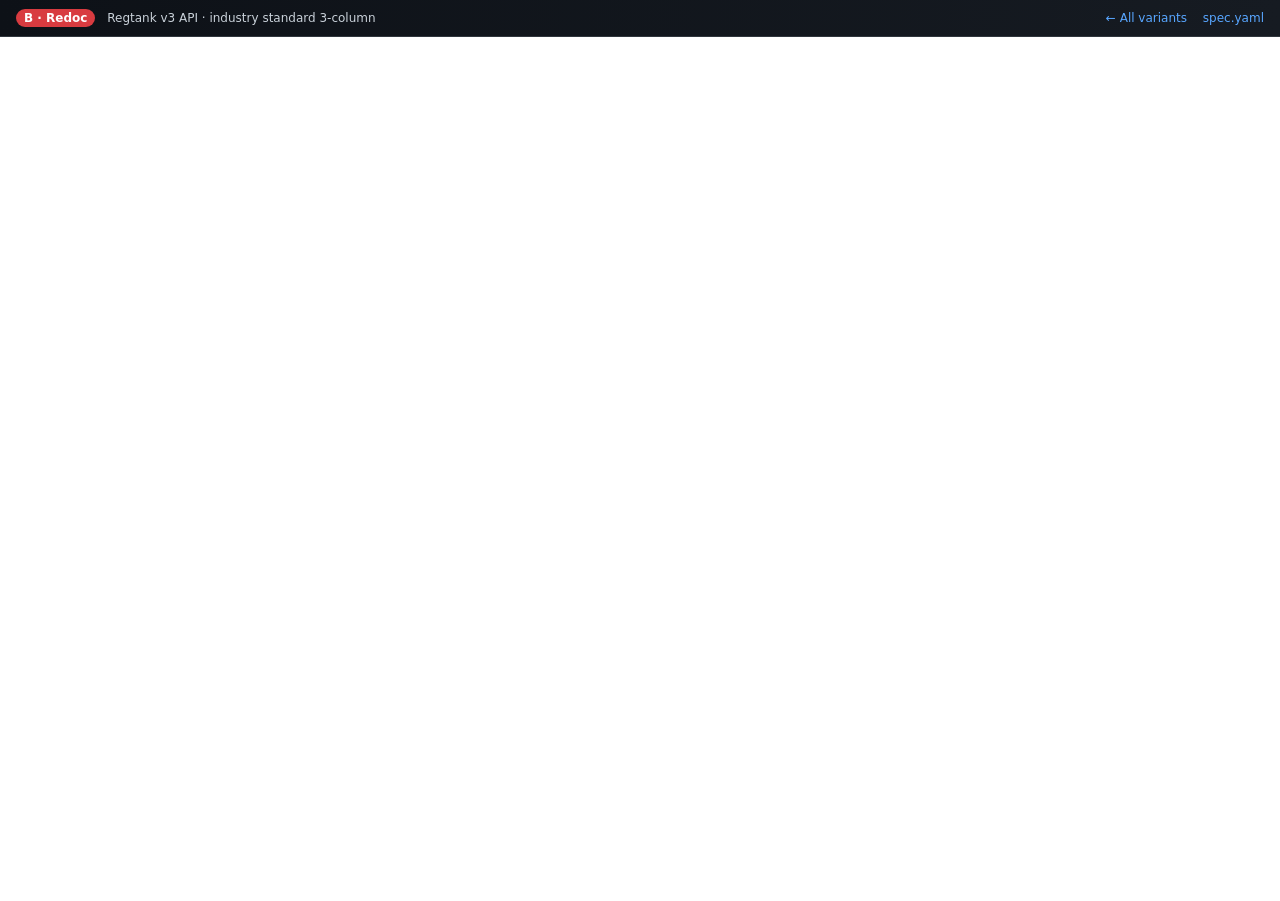
<file: variants/redoc/index.html>
<!doctype html>
<html lang="en">
  <head>
    <meta charset="utf-8" />
    <meta name="viewport" content="width=device-width, initial-scale=1" />
    <title>Regtank v3 API · Redoc</title>
    <meta name="description" content="Regtank v3 API — Redoc-rendered docs (demo by SPXpay)" />
    <link rel="icon" href="data:image/svg+xml,<svg xmlns=%22http://www.w3.org/2000/svg%22 viewBox=%220 0 100 100%22><text y=%22.9em%22 font-size=%2290%22>🔎</text></svg>" />
    <style>
      :root { --banner-h: 36px; }
      html, body { margin: 0; }
      .demo-banner {
        position: sticky; top: 0; z-index: 100;
        height: var(--banner-h);
        display: flex; align-items: center; justify-content: space-between;
        padding: 0 16px;
        background: linear-gradient(90deg, #0d1117 0%, #161b22 100%);
        color: #c9d1d9;
        font: 12px/1 ui-sans-serif, -apple-system, system-ui, sans-serif;
        border-bottom: 1px solid #30363d;
      }
      .demo-banner a { color: #58a6ff; text-decoration: none; margin-left: 12px; }
      .demo-banner a:hover { text-decoration: underline; }
      .demo-banner .pill {
        background: #d83b40; color: white; padding: 2px 8px;
        border-radius: 12px; font-weight: 600; margin-right: 8px;
      }
      redoc { display: block; min-height: calc(100vh - var(--banner-h)); }
    </style>
  </head>
  <body>
    <div class="demo-banner">
      <div>
        <span class="pill">B · Redoc</span>
        Regtank v3 API · industry standard 3-column
      </div>
      <div>
        <a href="../../">← All variants</a>
        <a href="../../spec/regtank-exchange.yaml" target="_blank">spec.yaml</a>
      </div>
    </div>

    <redoc
      spec-url="../../spec/regtank-exchange.yaml"
      theme='{"colors":{"primary":{"main":"#d83b40"}},"typography":{"fontFamily":"-apple-system, BlinkMacSystemFont, ui-sans-serif, system-ui, sans-serif","headings":{"fontFamily":"-apple-system, BlinkMacSystemFont, ui-sans-serif, system-ui, sans-serif"}},"sidebar":{"width":"280px"}}'
      hide-download-button="false"
      expand-responses="200"
      json-sample-expand-level="2"
    ></redoc>
    <script src="https://cdn.redoc.ly/redoc/latest/bundles/redoc.standalone.js"></script>
  </body>
</html>
</file>
<file: variants/custom-spa/styles.css>
/* ========================================================================
   Regtank v3 API — hand-built Stripe-style docs
   ======================================================================== */

:root {
  --c-bg: #ffffff;
  --c-bg-elev: #f6f8fa;
  --c-bg-sidebar: #fafbfc;
  --c-text: #1f2328;
  --c-text-muted: #59636e;
  --c-text-soft: #818b98;
  --c-border: #d1d9e0;
  --c-border-soft: #e6e8eb;
  --c-link: #635bff;        /* stripe purple */
  --c-link-hover: #4b44d0;
  --c-accent: #635bff;
  --c-code-bg: #1f2328;
  --c-code-text: #e6e8eb;
  --c-success: #0ea672;
  --c-warning: #b97400;
  --c-danger: #d1242f;

  --post: #16a34a;
  --get:  #0969da;
  --put:  #b97400;
  --del:  #d1242f;

  --radius: 6px;
  --radius-lg: 12px;
  --shadow-sm: 0 1px 2px rgba(0,0,0,.05);
  --shadow-md: 0 4px 16px rgba(0,0,0,.07);

  --sidebar-w: 260px;
  --top-h: 56px;
  --content-max: 1380px;

  --font: 'Inter', -apple-system, BlinkMacSystemFont, 'Segoe UI', system-ui, sans-serif;
  --font-mono: 'JetBrains Mono', ui-monospace, SFMono-Regular, Menlo, monospace;
}

html[data-theme='dark'] {
  --c-bg: #0d1117;
  --c-bg-elev: #161b22;
  --c-bg-sidebar: #0d1117;
  --c-text: #e6e8eb;
  --c-text-muted: #9198a1;
  --c-text-soft: #656c76;
  --c-border: #30363d;
  --c-border-soft: #21262d;
  --c-link: #8b85ff;
  --c-link-hover: #a59fff;
  --c-code-bg: #010409;
  --c-code-text: #e6e8eb;
  --shadow-sm: 0 1px 2px rgba(0,0,0,.4);
  --shadow-md: 0 4px 16px rgba(0,0,0,.5);
}

*, *::before, *::after { box-sizing: border-box; }

html, body {
  margin: 0;
  background: var(--c-bg);
  color: var(--c-text);
  font-family: var(--font);
  -webkit-font-smoothing: antialiased;
  font-feature-settings: 'cv02', 'cv03', 'cv04', 'cv11';
}

a { color: var(--c-link); text-decoration: none; }
a:hover { color: var(--c-link-hover); }

code, pre { font-family: var(--font-mono); font-size: 13px; }
code {
  background: var(--c-bg-elev);
  padding: 1px 6px;
  border-radius: 4px;
  border: 1px solid var(--c-border-soft);
  font-size: 12.5px;
}
pre code { background: transparent; border: none; padding: 0; }

/* ---------- Topbar ---------- */

.topbar {
  position: sticky; top: 0; z-index: 50;
  height: var(--top-h);
  background: var(--c-bg);
  border-bottom: 1px solid var(--c-border-soft);
  backdrop-filter: saturate(180%) blur(6px);
}
.topbar-inner {
  max-width: var(--content-max);
  height: 100%;
  margin: 0 auto;
  display: flex; align-items: center; gap: 24px;
  padding: 0 24px;
}
.brand {
  display: flex; align-items: center; gap: 8px;
  color: var(--c-text);
  font-weight: 600;
  font-size: 15px;
}
.brand:hover { color: var(--c-text); }
.brand-sep { color: var(--c-text-soft); font-weight: 400; }
.brand-section { color: var(--c-text-muted); font-weight: 500; }

.top-nav {
  display: flex; gap: 20px; flex: 1;
}
.top-nav a {
  color: var(--c-text-muted);
  font-size: 14px;
  font-weight: 500;
  padding: 4px 0;
}
.top-nav a:hover, .top-nav a.active { color: var(--c-text); }
.top-nav a.active { color: var(--c-accent); }

.top-actions { display: flex; align-items: center; gap: 8px; }
.search-btn {
  display: flex; align-items: center; gap: 8px;
  background: var(--c-bg-elev);
  border: 1px solid var(--c-border);
  border-radius: var(--radius);
  padding: 5px 8px 5px 10px;
  font: inherit;
  font-size: 13px;
  color: var(--c-text-muted);
  cursor: pointer;
}
.search-btn:hover { border-color: var(--c-text-soft); }
.search-btn span { padding-right: 36px; }
.search-btn kbd {
  background: var(--c-bg);
  border: 1px solid var(--c-border);
  border-radius: 4px;
  font: inherit;
  font-size: 11px;
  padding: 1px 5px;
  color: var(--c-text-soft);
}

.theme-btn {
  background: var(--c-bg-elev);
  border: 1px solid var(--c-border);
  border-radius: var(--radius);
  width: 32px; height: 28px;
  display: inline-flex; align-items: center; justify-content: center;
  cursor: pointer;
  color: var(--c-text-muted);
}
.theme-btn:hover { color: var(--c-text); border-color: var(--c-text-soft); }
.theme-btn .icon-sun { display: none; }
.theme-btn .icon-moon { display: inline; }
html[data-theme='dark'] .theme-btn .icon-sun { display: inline; }
html[data-theme='dark'] .theme-btn .icon-moon { display: none; }

/* ---------- Layout ---------- */

.layout {
  display: grid;
  grid-template-columns: var(--sidebar-w) 1fr;
  max-width: var(--content-max);
  margin: 0 auto;
}

.sidebar {
  position: sticky;
  top: var(--top-h);
  height: calc(100vh - var(--top-h));
  overflow-y: auto;
  padding: 24px 12px 48px 24px;
  background: var(--c-bg-sidebar);
  border-right: 1px solid var(--c-border-soft);
}
.sidebar nav { display: flex; flex-direction: column; gap: 24px; }
.nav-section { display: flex; flex-direction: column; gap: 2px; }
.nav-heading {
  font-size: 11px;
  text-transform: uppercase;
  letter-spacing: 0.06em;
  font-weight: 600;
  color: var(--c-text-soft);
  margin-bottom: 6px;
  padding-left: 6px;
}
.sidebar a {
  display: flex; align-items: center; gap: 8px;
  padding: 5px 8px;
  border-radius: var(--radius);
  font-size: 13.5px;
  color: var(--c-text-muted);
  font-weight: 500;
  line-height: 1.3;
}
.sidebar a:hover { background: var(--c-bg-elev); color: var(--c-text); }
.sidebar a.active {
  background: rgba(99, 91, 255, 0.08);
  color: var(--c-accent);
}

.method {
  font-family: var(--font-mono);
  font-size: 9.5px;
  font-weight: 700;
  letter-spacing: 0.04em;
  padding: 2px 5px;
  border-radius: 3px;
  color: white;
  flex-shrink: 0;
  min-width: 32px;
  text-align: center;
}
.method.post { background: var(--post); }
.method.get  { background: var(--get); }
.method.put  { background: var(--put); }
.method.del  { background: var(--del); }

/* ---------- Content ---------- */

.content {
  padding: 32px 48px 96px;
  min-width: 0;
  max-width: 100%;
}
.content section { margin-bottom: 56px; }
.content h1 {
  font-size: 40px; line-height: 1.15;
  margin: 0 0 12px;
  letter-spacing: -0.02em;
  font-weight: 700;
}
.content h2 {
  font-size: 24px; line-height: 1.3;
  margin: 0 0 14px;
  letter-spacing: -0.01em;
  font-weight: 600;
  padding-top: 8px;
  scroll-margin-top: 80px;
}
.content h3 {
  font-size: 18px;
  margin: 0 0 12px;
  font-weight: 600;
  scroll-margin-top: 80px;
}
.content h4 {
  font-size: 13px;
  margin: 20px 0 8px;
  font-weight: 600;
  text-transform: uppercase;
  letter-spacing: 0.04em;
  color: var(--c-text-muted);
}
.content p { line-height: 1.6; color: var(--c-text); margin: 0 0 12px; }
.content p:last-child { margin-bottom: 0; }
.hint { color: var(--c-text-muted); font-size: 13.5px; }

/* ---------- Hero ---------- */

.hero {
  display: grid;
  grid-template-columns: minmax(0, 1fr) minmax(0, 1fr);
  gap: 48px;
  align-items: start;
  padding-bottom: 16px;
  margin-bottom: 56px;
  border-bottom: 1px solid var(--c-border-soft);
}
.hero-text { padding-top: 8px; }
.hero-eyebrow {
  display: inline-block;
  font-size: 12px;
  text-transform: uppercase;
  letter-spacing: 0.08em;
  font-weight: 600;
  color: var(--c-accent);
  margin-bottom: 12px;
}
.hero-lede {
  font-size: 18px;
  line-height: 1.55;
  color: var(--c-text-muted);
  margin: 12px 0 24px;
}
.hero-cta { display: flex; gap: 12px; flex-wrap: wrap; }
.btn {
  display: inline-flex; align-items: center; gap: 6px;
  padding: 9px 16px;
  border-radius: var(--radius);
  font-size: 14px;
  font-weight: 500;
  border: 1px solid transparent;
  cursor: pointer;
  text-decoration: none;
}
.btn.primary {
  background: var(--c-accent);
  color: white;
}
.btn.primary:hover { background: var(--c-link-hover); color: white; }
.btn.secondary {
  background: var(--c-bg);
  color: var(--c-text);
  border-color: var(--c-border);
}
.btn.secondary:hover { border-color: var(--c-text-soft); color: var(--c-text); }

.hero-card {
  background: var(--c-code-bg);
  border-radius: var(--radius-lg);
  overflow: hidden;
  box-shadow: var(--shadow-md);
  border: 1px solid #30363d;
}
.hero-card-head {
  display: flex; align-items: center; gap: 6px;
  padding: 10px 14px;
  background: #161b22;
  border-bottom: 1px solid #30363d;
}
.hero-card-title {
  margin-left: 8px;
  color: #9198a1;
  font-family: var(--font-mono);
  font-size: 12px;
}
.dot { width: 11px; height: 11px; border-radius: 50%; display: inline-block; }
.dot.red    { background: #ff5f56; }
.dot.yellow { background: #ffbd2e; }
.dot.green  { background: #27c93f; }
.hero-card-body {
  margin: 0;
  padding: 18px 20px;
  font: 12.5px/1.55 var(--font-mono);
  color: var(--c-code-text);
  overflow-x: auto;
}

/* ---------- Callout ---------- */

.callout {
  border-left: 3px solid var(--c-accent);
  background: rgba(99, 91, 255, 0.04);
  padding: 12px 16px;
  margin: 16px 0;
  border-radius: 0 var(--radius) var(--radius) 0;
  font-size: 14px;
}
.callout strong { color: var(--c-text); }
html[data-theme='dark'] .callout { background: rgba(139, 133, 255, 0.08); }

/* ---------- Tables ---------- */

.def-table, .params {
  width: 100%;
  border-collapse: collapse;
  font-size: 13.5px;
  margin: 8px 0 16px;
}
.def-table th, .def-table td, .params td {
  text-align: left;
  vertical-align: top;
  padding: 10px 12px;
  border-bottom: 1px solid var(--c-border-soft);
  line-height: 1.5;
}
.def-table th {
  font-size: 12px;
  font-weight: 600;
  text-transform: uppercase;
  letter-spacing: 0.04em;
  color: var(--c-text-muted);
  background: var(--c-bg-elev);
}
.params td:first-child { width: 36%; font-family: var(--font-mono); font-size: 12.5px; color: var(--c-text); }
.params td:first-child code { background: none; border: none; padding: 0; color: var(--c-text); font-weight: 500; }
.req {
  display: inline-block;
  margin-left: 6px;
  font: 600 10px/1 var(--font); font-family: var(--font);
  color: var(--c-danger);
  background: rgba(209, 36, 47, 0.08);
  padding: 2px 5px;
  border-radius: 3px;
  text-transform: uppercase;
  letter-spacing: 0.04em;
}
.req.opt { color: var(--c-warning); background: rgba(185, 116, 0, 0.10); }

/* ---------- Endpoint cards ---------- */

.endpoint {
  margin: 64px 0 0;
  scroll-margin-top: 80px;
  border-top: 1px solid var(--c-border-soft);
  padding-top: 28px;
}
.endpoint > header {
  display: flex; align-items: center; gap: 10px;
  flex-wrap: wrap;
  margin-bottom: 8px;
}
.endpoint > header .method { font-size: 11px; padding: 3px 7px; }
.endpoint > header .path {
  font-family: var(--font-mono);
  font-size: 13.5px;
  font-weight: 500;
  color: var(--c-text);
  background: var(--c-bg-elev);
  border: 1px solid var(--c-border-soft);
  padding: 4px 8px;
  border-radius: var(--radius);
}
.badge {
  font-size: 11px;
  font-weight: 600;
  padding: 2px 8px;
  border-radius: 12px;
  text-transform: uppercase;
  letter-spacing: 0.04em;
}
.badge.recommended { background: rgba(14, 166, 114, 0.12); color: var(--c-success); }
.badge.legacy { background: rgba(185, 116, 0, 0.12); color: var(--c-warning); }

.endpoint-grid {
  display: grid;
  grid-template-columns: minmax(0, 1fr) minmax(0, 1fr);
  gap: 32px;
  align-items: start;
  margin-top: 16px;
}
.endpoint-doc h3 { margin-top: 4px; }
.endpoint-code {
  position: sticky;
  top: calc(var(--top-h) + 16px);
}
.endpoint-code .code-tabs {
  display: flex; gap: 2px;
  background: #161b22;
  padding: 4px 4px 0;
  border-radius: var(--radius-lg) var(--radius-lg) 0 0;
  border: 1px solid #30363d;
  border-bottom: none;
}
.code-tabs button {
  background: transparent;
  border: none;
  color: #9198a1;
  padding: 7px 12px;
  font: 500 12px/1 var(--font);
  cursor: pointer;
  border-radius: 6px 6px 0 0;
}
.code-tabs button:hover { color: #e6e8eb; }
.code-tabs button.active {
  background: var(--c-code-bg);
  color: #e6e8eb;
}
.endpoint-code pre,
.endpoint-code pre[data-tabset] {
  display: none;
  margin: 0;
  padding: 16px 20px;
  background: var(--c-code-bg);
  color: var(--c-code-text);
  font: 12.5px/1.55 var(--font-mono);
  border-radius: 0 0 var(--radius-lg) var(--radius-lg);
  border: 1px solid #30363d;
  border-top: none;
  overflow-x: auto;
}
.endpoint-code pre.active { display: block; }

pre.standalone {
  padding: 16px 20px;
  background: var(--c-code-bg);
  color: var(--c-code-text);
  font: 12.5px/1.55 var(--font-mono);
  border-radius: var(--radius-lg);
  border: 1px solid #30363d;
  overflow-x: auto;
}

/* Code syntax — minimal */
pre .k { color: #ff7b72; }
pre .s { color: #a5d6ff; }
pre .c { color: #6e7681; font-style: italic; }
pre .i { color: #d2a8ff; }
pre .f { color: #ffa657; }

/* Changelog */
.changelog { list-style: none; padding: 0; margin: 0; }
.changelog li {
  padding: 10px 0;
  border-bottom: 1px solid var(--c-border-soft);
  line-height: 1.6;
  font-size: 14px;
}
.changelog li strong { color: var(--c-accent); margin-right: 4px; }
.changelog li em { color: var(--c-text-muted); font-style: normal; margin-right: 8px; }

/* Footer */
.footer {
  margin-top: 80px;
  padding-top: 24px;
  border-top: 1px solid var(--c-border-soft);
  font-size: 13px;
  color: var(--c-text-muted);
}
.footer p { margin: 4px 0; }

/* ---------- Search modal ---------- */

.search-modal[hidden] { display: none; }
.search-modal {
  position: fixed; inset: 0; z-index: 100;
  background: rgba(0, 0, 0, 0.5);
  backdrop-filter: blur(4px);
  display: flex; align-items: flex-start; justify-content: center;
  padding-top: 12vh;
}
.search-modal-card {
  width: 100%; max-width: 600px;
  background: var(--c-bg);
  border-radius: var(--radius-lg);
  border: 1px solid var(--c-border);
  box-shadow: var(--shadow-md);
  overflow: hidden;
}
.search-modal-input {
  display: flex; align-items: center; gap: 10px;
  padding: 14px 16px;
  border-bottom: 1px solid var(--c-border-soft);
}
.search-modal-input input {
  flex: 1;
  background: transparent;
  border: none;
  font: 16px var(--font);
  color: var(--c-text);
  outline: none;
}
.search-modal-input input::placeholder { color: var(--c-text-soft); }
.search-modal-input kbd {
  background: var(--c-bg-elev);
  border: 1px solid var(--c-border);
  border-radius: 4px;
  font: 11px var(--font);
  padding: 2px 6px;
  color: var(--c-text-soft);
}
.search-modal-input svg { color: var(--c-text-soft); }
.search-results { max-height: 50vh; overflow-y: auto; }
.search-results a {
  display: block;
  padding: 10px 16px;
  border-bottom: 1px solid var(--c-border-soft);
  color: var(--c-text);
  font-size: 14px;
}
.search-results a:hover { background: var(--c-bg-elev); }
.search-results .res-meta { color: var(--c-text-soft); font-size: 12px; margin-top: 2px; }
.search-results .empty { padding: 16px; color: var(--c-text-soft); text-align: center; }

/* ---------- Responsive ---------- */

@media (max-width: 1100px) {
  .endpoint-grid { grid-template-columns: 1fr; }
  .endpoint-code { position: static; }
  .hero { grid-template-columns: 1fr; }
}
@media (max-width: 800px) {
  .layout { grid-template-columns: 1fr; }
  .sidebar { display: none; }
  .content { padding: 24px 20px 64px; }
  .top-nav { display: none; }
  .search-btn span { display: none; }
  .search-btn { padding: 6px 8px; }
}
</file>
